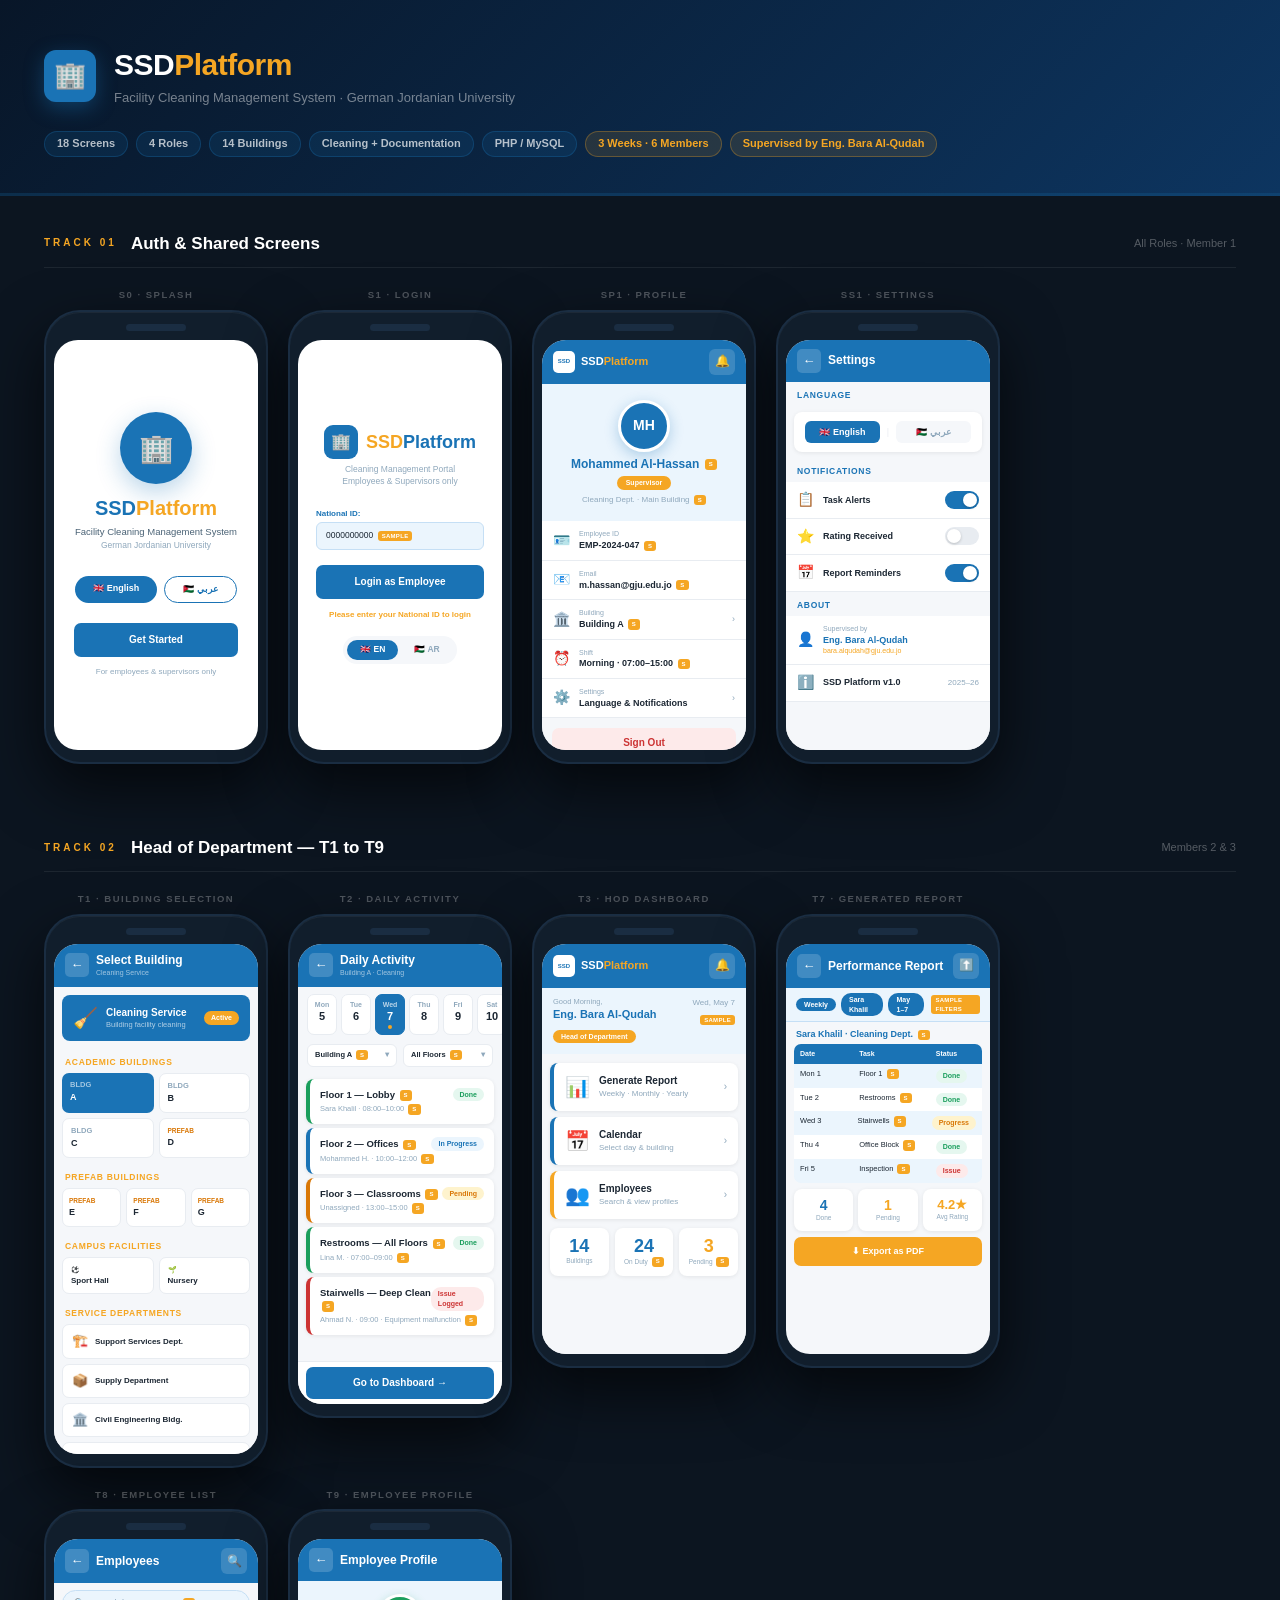
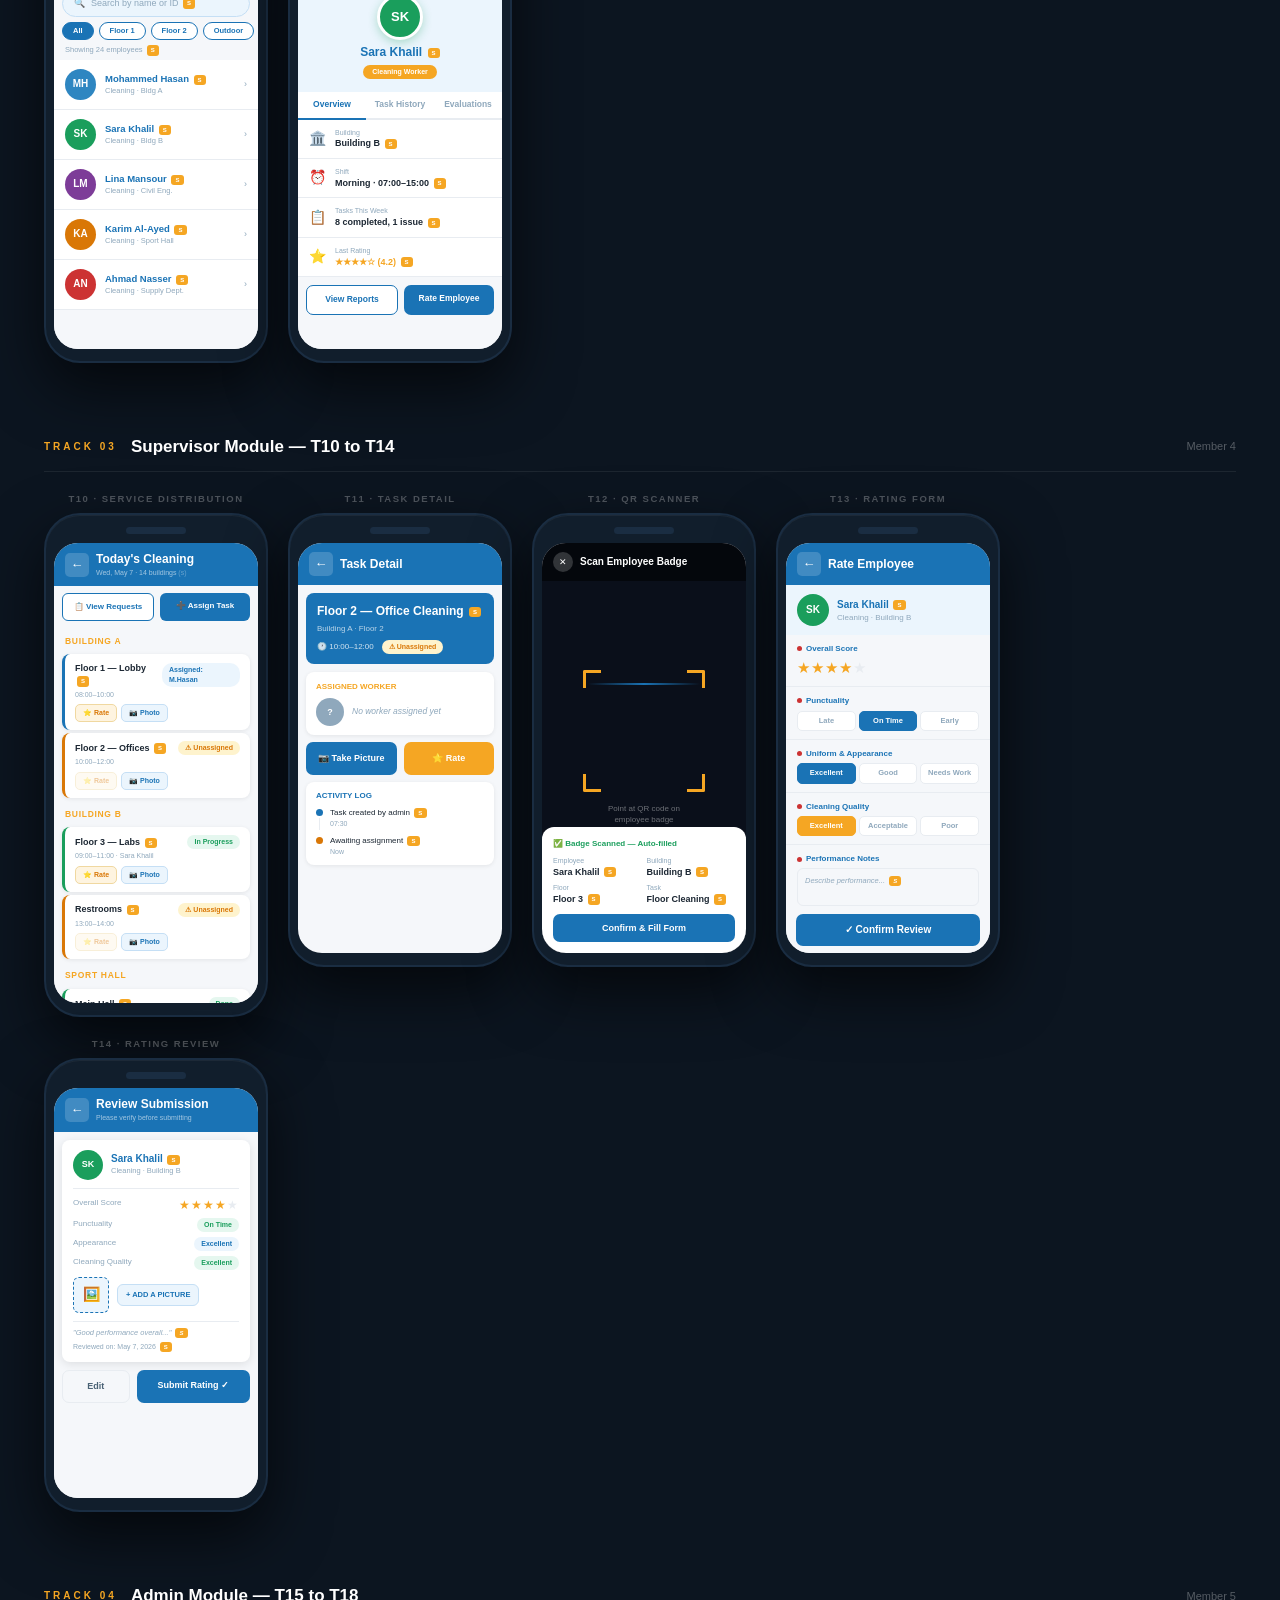
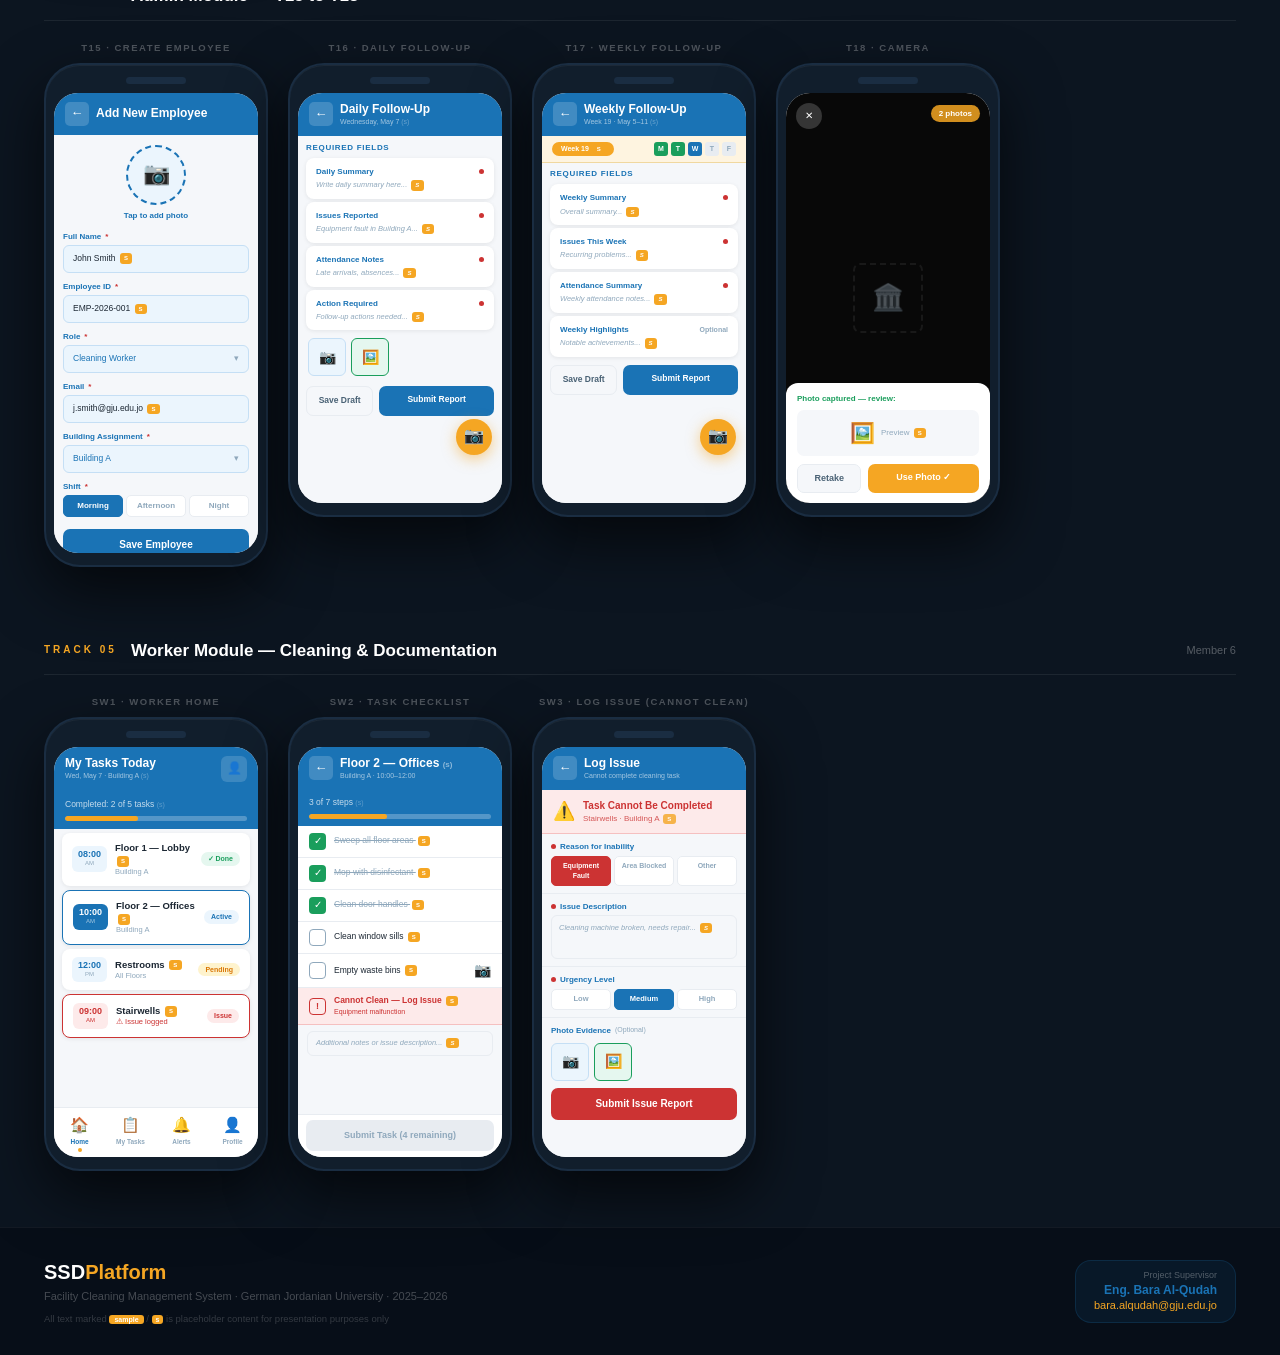
<file: Projects/SSD Platform.html>
<!DOCTYPE html>
<html lang="en">
<head>
<meta charset="UTF-8">
<meta name="viewport" content="width=device-width, initial-scale=1.0">
<title>SSD Platform — Screen Designs</title>
<style>
/* ─────────────────────────────────────────
   DESIGN TOKENS — exact MyGJU portal colors
   Blue: #1A73B5  Orange: #F5A623
   Font: Arial, system sans-serif (MyGJU match)
───────────────────────────────────────── */
:root {
  --B:   #1A73B5;
  --BD:  #0F5A96;
  --BL:  #EBF5FD;
  --BM:  #C5DFF5;
  --O:   #F5A623;
  --OL:  #FEF4E0;
  --W:   #FFFFFF;
  --F:   #F5F7FA;
  --C:   #E8ECF1;
  --T1:  #1C2733;
  --T2:  #4A6275;
  --T3:  #8FA8BC;
  --OK:  #1A9E5C;
  --OKL: #E5F7EF;
  --WN:  #D97706;
  --WNL: #FEF3CD;
  --ER:  #CC3333;
  --ERL: #FDEAEA;
  --SH:  0 1px 4px rgba(0,0,0,.08);
  --SH2: 0 2px 10px rgba(0,0,0,.10);
  --R:   8px;
}
*,*::before,*::after{box-sizing:border-box;margin:0;padding:0}
body{
  font-family: Arial, Helvetica, sans-serif;
  background:#0C1520;
  color:#ddd;
  line-height:1.4;
}

/* ─── PAGE HEADER ─── */
.ph{
  background:linear-gradient(135deg,#081628 0%,#0D3560 100%);
  padding:44px 44px 36px;
  border-bottom:3px solid rgba(26,115,181,.25);
}
.ph-row{display:flex;align-items:center;gap:18px;margin-bottom:24px}
.ph-icon{
  width:52px;height:52px;
  background:var(--B);border-radius:12px;
  display:flex;align-items:center;justify-content:center;
  font-size:26px;
  box-shadow:0 6px 20px rgba(26,115,181,.4);
  flex-shrink:0;
}
.ph-name{font-size:30px;font-weight:700;color:#fff;letter-spacing:-.5px}
.ph-name b{color:var(--O)}
.ph-sub{font-size:13px;color:rgba(255,255,255,.45);margin-top:3px}
.ph-tags{display:flex;gap:8px;flex-wrap:wrap}
.tag-b{background:rgba(26,115,181,.15);border:1px solid rgba(26,115,181,.3);color:rgba(255,255,255,.7);font-size:11px;font-weight:600;padding:4px 12px;border-radius:14px}
.tag-o{background:rgba(245,166,35,.12);border:1px solid rgba(245,166,35,.3);color:var(--O);font-size:11px;font-weight:600;padding:4px 12px;border-radius:14px}

/* ─── TRACK ─── */
.track{padding:36px 44px 0}
.track-hd{
  display:flex;align-items:center;gap:14px;
  padding-bottom:12px;margin-bottom:20px;
  border-bottom:1px solid rgba(255,255,255,.07);
}
.trk-num{font-size:10px;font-weight:700;letter-spacing:3px;text-transform:uppercase;color:var(--O)}
.trk-ttl{font-size:17px;font-weight:700;color:#fff}
.trk-meta{margin-left:auto;font-size:11px;color:rgba(255,255,255,.3)}

/* ─── PHONES ROW ─── */
.pr{display:flex;gap:20px;flex-wrap:wrap;padding-bottom:36px;align-items:flex-start}

/* ─── PHONE SHELL ─── */
.pw{display:flex;flex-direction:column;gap:8px}
.pw-lbl{font-size:9.5px;font-weight:700;letter-spacing:1.5px;text-transform:uppercase;color:rgba(255,255,255,.28);text-align:center}
.phone{
  width:224px;flex-shrink:0;
  background:#111E2C;
  border-radius:36px;
  padding:12px 8px;
  border:2px solid #1A2D42;
  box-shadow:0 24px 60px rgba(0,0,0,.65),inset 0 1px 0 rgba(255,255,255,.05);
}
.pn{width:60px;height:7px;background:#1A2D42;border-radius:4px;margin:0 auto 9px}
.screen{
  width:100%;height:410px;
  border-radius:24px;overflow:hidden;
  background:var(--F);
  display:flex;flex-direction:column;
  position:relative;
}
.screen.xl{height:510px}
.screen.lg{height:460px}

/* ─── SAMPLE TAG ─── */
.s{
  display:inline-block;
  background:var(--O);color:#fff;
  font-size:6px;font-weight:700;
  padding:1px 4px;border-radius:3px;
  text-transform:uppercase;letter-spacing:.3px;
  vertical-align:middle;margin-left:2px;
}

/* ─── TOOLBAR ─── */
.tb{
  background:var(--B);
  padding:9px 11px;
  display:flex;align-items:center;gap:7px;
  flex-shrink:0;
}
.tb-back{
  width:24px;height:24px;
  background:rgba(255,255,255,.17);
  border-radius:5px;
  display:flex;align-items:center;justify-content:center;
  font-size:13px;color:#fff;font-weight:700;
  flex-shrink:0;
}
.tb-c{flex:1}
.tb-ttl{font-size:12px;font-weight:700;color:#fff;line-height:1.2}
.tb-sub{font-size:7px;color:rgba(255,255,255,.6);margin-top:1px}
.tb-ico{
  width:26px;height:26px;
  background:rgba(255,255,255,.15);
  border-radius:6px;
  display:flex;align-items:center;justify-content:center;
  font-size:12px;flex-shrink:0;
}
.tb-brand{display:flex;align-items:center;gap:6px;flex:1}
.tb-bx{
  width:22px;height:22px;background:#fff;border-radius:5px;
  display:flex;align-items:center;justify-content:center;
  font-size:6px;font-weight:700;color:var(--B);
}
.tb-bn{font-size:11px;font-weight:700;color:#fff}
.tb-bn span{color:var(--O)}

/* ─── BODY SCROLL ─── */
.sb{flex:1;overflow-y:auto;background:var(--F)}
.sb::-webkit-scrollbar{display:none}

/* ─── BOTTOM NAV ─── */
.bnav{
  background:#fff;border-top:1px solid var(--C);
  display:flex;padding:6px 0 5px;
  flex-shrink:0;
}
.bni{flex:1;display:flex;flex-direction:column;align-items:center;gap:2px}
.bni-ico{font-size:15px}
.bni-lbl{font-size:6.5px;font-weight:700;color:var(--T3)}
.bni.on .bni-lbl{color:var(--B)}
.bni-dot{width:4px;height:4px;background:var(--O);border-radius:50%}

/* ─── COMMON ELEMENTS ─── */
.badge{display:inline-block;padding:2px 7px;border-radius:10px;font-size:7px;font-weight:700}
.b-ok {background:var(--OKL);color:var(--OK)}
.b-wn {background:var(--WNL);color:var(--WN)}
.b-er {background:var(--ERL);color:var(--ER)}
.b-bl {background:var(--BL);color:var(--B)}
.seg{display:flex;gap:3px}
.sbt{flex:1;padding:4px 2px;border-radius:5px;font-size:7.5px;font-weight:700;text-align:center;border:1.5px solid var(--C);color:var(--T3);background:#fff}
.sbt.on{background:var(--B);color:#fff;border-color:var(--B)}
.fld{background:var(--BL);border:1.5px solid var(--BM);border-radius:6px;padding:7px 9px;font-size:8.5px;color:var(--T1);width:100%}
.flbl{font-size:8px;font-weight:700;color:var(--B);margin-bottom:3px;display:flex;align-items:center;gap:4px}
.rdot{width:5px;height:5px;background:var(--ER);border-radius:50%;flex-shrink:0}
.sh{padding:8px 11px 4px;font-size:8.5px;font-weight:700;color:var(--B);text-transform:uppercase;letter-spacing:.7px}
.sho{color:var(--O)}
.crow{
  background:#fff;
  display:flex;align-items:center;gap:9px;
  padding:9px 11px;border-bottom:1px solid var(--C);
}
.av{border-radius:50%;display:flex;align-items:center;justify-content:center;font-weight:700;color:#fff;flex-shrink:0}
.ir{background:#fff;display:flex;align-items:center;gap:9px;padding:8px 11px;border-bottom:1px solid var(--C)}
.ir-ico{font-size:14px;flex-shrink:0}
.ir-lbl{font-size:7px;color:var(--T3)}
.ir-val{font-size:9px;font-weight:700;color:var(--T1)}
.ir-arr{margin-left:auto;font-size:9px;color:var(--T3)}
.stat{flex:1;background:#fff;border-radius:var(--R);padding:9px 6px;text-align:center;box-shadow:var(--SH)}
.stat-n{font-size:18px;font-weight:700;color:var(--B);line-height:1}
.stat-l{font-size:6.5px;color:var(--T3);margin-top:2px;line-height:1.3}
.tog{width:34px;height:18px;background:var(--B);border-radius:9px;position:relative;flex-shrink:0}
.tog-t{position:absolute;top:2px;right:2px;width:14px;height:14px;background:#fff;border-radius:50%;box-shadow:0 1px 3px rgba(0,0,0,.2)}
.tog.off{background:var(--C)}
.tog.off .tog-t{right:auto;left:2px}
.dc{flex-shrink:0;width:30px;padding:5px 0;border-radius:7px;text-align:center;background:#fff;border:1.5px solid var(--C)}
.dc.on{background:var(--B);border-color:var(--B)}
.dc-d{font-size:7px;font-weight:700;color:var(--T3)}
.dc.on .dc-d{color:rgba(255,255,255,.7)}
.dc-n{font-size:11px;font-weight:700;color:var(--T1);line-height:1.2}
.dc.on .dc-n{color:#fff}
.dc-dot{width:4px;height:4px;border-radius:50%;background:var(--O);margin:2px auto 0}
.pt{background:rgba(255,255,255,.25);border-radius:3px;height:5px;overflow:hidden}
.pf{background:var(--O);height:100%;border-radius:3px}
.fab{position:absolute;bottom:48px;right:10px;width:36px;height:36px;background:var(--O);border-radius:50%;display:flex;align-items:center;justify-content:center;font-size:16px;box-shadow:0 4px 14px rgba(245,166,35,.5);z-index:5}
.greet{background:var(--BL);padding:9px 11px;display:flex;align-items:flex-start;justify-content:space-between}
.g-sub{font-size:7.5px;color:var(--T3)}
.g-name{font-size:11px;font-weight:700;color:var(--B)}
.g-role{display:inline-block;background:var(--O);color:#fff;font-size:7px;font-weight:700;padding:2px 8px;border-radius:10px;margin-top:3px}
.tstrip{background:var(--BL);padding:5px 10px;display:flex;gap:5px;align-items:center;border-bottom:1px solid var(--BM)}
.ttag{background:var(--B);color:#fff;font-size:7px;font-weight:700;padding:2px 8px;border-radius:10px}
.steps{display:flex;align-items:center;justify-content:center;gap:0;padding:10px 12px 6px}
.sc2{width:22px;height:22px;border-radius:50%;display:flex;align-items:center;justify-content:center;font-size:8px;font-weight:700}
.sc2.dn{background:var(--B);color:#fff}
.sc2.cu{background:var(--O);color:#fff}
.sc2.td{background:var(--C);color:var(--T3)}
.sl{width:22px;height:2px}
.sl.dn{background:var(--B)}
.sl.td{background:var(--C)}
.stars{font-size:15px;color:var(--O);letter-spacing:1px}
.stars .e{color:var(--C)}
.lc{background:#fff;margin:6px 8px;border-radius:var(--R);padding:9px 11px;display:flex;align-items:center;gap:7px;box-shadow:var(--SH)}
.lo{flex:1;padding:5px 0;border-radius:6px;text-align:center;font-size:9px;font-weight:700;display:flex;align-items:center;justify-content:center;gap:5px}
.lo.on{background:var(--B);color:#fff}
.lo.off{background:var(--F);color:var(--T3)}
.scan-bg{background:#0a0f1a;flex:1;display:flex;flex-direction:column;align-items:center;justify-content:center;position:relative}
.scan-top{position:absolute;top:0;left:0;right:0;background:rgba(0,0,0,.55);padding:9px 11px;display:flex;align-items:center;gap:7px}
.scan-x{width:20px;height:20px;border-radius:50%;background:rgba(255,255,255,.18);display:flex;align-items:center;justify-content:center;font-size:9px;color:#fff}
.scan-ttl{font-size:10px;font-weight:700;color:#fff}
.sf{width:120px;height:120px;position:relative}
.sc3{position:absolute;width:18px;height:18px;border-style:solid;border-color:var(--O)}
.c-tl{top:-1px;left:-1px;border-width:3px 0 0 3px;border-radius:2px 0 0 0}
.c-tr{top:-1px;right:-1px;border-width:3px 3px 0 0;border-radius:0 2px 0 0}
.c-bl{bottom:-1px;left:-1px;border-width:0 0 3px 3px;border-radius:0 0 0 2px}
.c-br{bottom:-1px;right:-1px;border-width:0 3px 3px 0;border-radius:0 0 2px 0}
.sline{position:absolute;left:4px;right:4px;height:2px;background:linear-gradient(90deg,transparent,var(--B),transparent);animation:sl 1.8s ease-in-out infinite alternate;top:10%}
@keyframes sl{from{top:8%}to{top:88%}}
.scan-hint{color:rgba(255,255,255,.4);font-size:8px;margin-top:12px;text-align:center}
.sr{position:absolute;bottom:0;left:0;right:0;background:#fff;border-radius:12px 12px 0 0;padding:11px}
.sr-ok{font-size:8px;font-weight:700;color:var(--OK);margin-bottom:7px}
.sr-g{display:grid;grid-template-columns:1fr 1fr;gap:5px;margin-bottom:8px}
.sr-lbl{font-size:7px;color:var(--T3)}
.sr-val{font-size:9px;font-weight:700;color:var(--T1)}
.cam{background:#080808;flex:1;display:flex;flex-direction:column;align-items:center;justify-content:flex-end;position:relative}
.cam-x{position:absolute;top:10px;left:10px;width:26px;height:26px;border-radius:50%;background:rgba(255,255,255,.18);display:flex;align-items:center;justify-content:center;font-size:10px;color:#fff}
.cam-row{width:100%;background:rgba(0,0,0,.65);padding:10px 14px;display:flex;align-items:center;justify-content:space-between}
.cam-th{width:34px;height:34px;border-radius:6px;background:rgba(255,255,255,.15);border:2px solid rgba(255,255,255,.3);display:flex;align-items:center;justify-content:center;font-size:14px}
.cam-btn{width:50px;height:50px;border-radius:50%;border:3px solid #fff;display:flex;align-items:center;justify-content:center}
.cam-in{width:38px;height:38px;border-radius:50%;background:#fff}
.cam-fl{width:34px;height:34px;border-radius:50%;background:rgba(255,255,255,.15);display:flex;align-items:center;justify-content:center;font-size:15px}
.pstrip{display:flex;gap:5px;padding:5px 10px 6px;overflow-x:auto}
.pstrip::-webkit-scrollbar{display:none}
.pthumb{width:38px;height:38px;border-radius:6px;flex-shrink:0;background:var(--BL);border:1.5px solid var(--BM);display:flex;align-items:center;justify-content:center;font-size:14px}
.rth{background:var(--B);display:grid;grid-template-columns:1.7fr 2.2fr 1.5fr}
.rhd{padding:5px 6px;font-size:7px;font-weight:700;color:#fff}
.rtr{display:grid;grid-template-columns:1.7fr 2.2fr 1.5fr;background:#fff}
.rtr:nth-child(even){background:var(--BL)}
.rd{padding:5px 6px;font-size:7.5px;color:var(--T1)}

/* ─── T10 ACTION BUTTONS ─── */
.task-actions{display:flex;gap:4px;margin-top:5px}
.ta-btn{display:flex;align-items:center;gap:3px;padding:3px 7px;border-radius:5px;font-size:7px;font-weight:700;cursor:pointer;flex-shrink:0}
.ta-rate{background:var(--OL);color:var(--WN);border:1px solid #f0d8a0}
.ta-pic{background:var(--BL);color:var(--B);border:1px solid var(--BM)}

/* ─── FOOTER ─── */
.pfoot{
  background:#070E18;border-top:1px solid rgba(255,255,255,.05);
  padding:30px 44px;
  display:flex;align-items:center;justify-content:space-between;
  flex-wrap:wrap;gap:14px;
  margin-top:20px;
}
.ft-brand{font-size:20px;font-weight:700;color:#fff}
.ft-brand b{color:var(--O)}
.ft-meta{font-size:11px;color:rgba(255,255,255,.25);margin-top:3px}
.ft-sup{background:rgba(26,115,181,.1);border:1px solid rgba(26,115,181,.2);padding:8px 18px;border-radius:16px;text-align:right}
.ft-sl{font-size:9px;color:rgba(255,255,255,.3)}
.ft-sn{font-size:12px;font-weight:700;color:var(--B)}
.ft-se{font-size:11px;color:var(--O)}
.ft-note{width:100%;text-align:center;font-size:10px;color:rgba(255,255,255,.15)}
</style>
</head>
<body>

<!-- ══════════ PAGE HEADER ══════════ -->
<div class="ph">
  <div class="ph-row">
    <div class="ph-icon">🏢</div>
    <div>
      <div class="ph-name">SSD<b>Platform</b></div>
      <div class="ph-sub">Facility Cleaning Management System · German Jordanian University</div>
    </div>
  </div>
  <div class="ph-tags">
    <div class="tag-b">18 Screens</div>
    <div class="tag-b">4 Roles</div>
    <div class="tag-b">14 Buildings</div>
    <div class="tag-b">Cleaning + Documentation</div>
    <div class="tag-b">PHP / MySQL</div>
    <div class="tag-o">3 Weeks · 6 Members</div>
    <div class="tag-o">Supervised by Eng. Bara Al-Qudah</div>
  </div>
</div>

<!-- ══════════════════════════════════════
     TRACK 1 · AUTH & SHARED
══════════════════════════════════════ -->
<div class="track">
  <div class="track-hd">
    <div class="trk-num">Track 01</div>
    <div class="trk-ttl">Auth & Shared Screens</div>
    <div class="trk-meta">All Roles · Member 1</div>
  </div>
  <div class="pr">

    <!-- S0: SPLASH -->
    <div class="pw">
      <div class="pw-lbl">S0 · Splash</div>
      <div class="phone"><div class="pn"></div>
        <div class="screen" style="background:#fff;align-items:center;justify-content:center;gap:0;padding:26px 20px">
          <div style="width:72px;height:72px;background:var(--B);border-radius:50%;display:flex;align-items:center;justify-content:center;box-shadow:0 8px 24px rgba(26,115,181,.3);margin-bottom:10px">
            <span style="font-size:28px">🏢</span>
          </div>
          <div style="font-size:20px;font-weight:700;color:var(--B)">SSD<span style="color:var(--O)">Platform</span></div>
          <div style="font-size:9.5px;color:var(--T2);margin-top:3px;text-align:center">Facility Cleaning Management System</div>
          <div style="font-size:8.5px;color:var(--T3);text-align:center;margin-top:2px">German Jordanian University</div>
          <div style="display:flex;gap:7px;margin-top:24px">
            <div style="padding:6px 18px;border-radius:20px;font-size:9px;font-weight:700;background:var(--B);color:#fff">🇬🇧 English</div>
            <div style="padding:6px 18px;border-radius:20px;font-size:9px;font-weight:700;background:#fff;color:var(--B);border:1.5px solid var(--B)">🇯🇴 عربي</div>
          </div>
          <div style="width:100%;background:var(--B);color:#fff;font-weight:700;font-size:10px;padding:10px;border-radius:7px;text-align:center;margin-top:20px">Get Started</div>
          <div style="font-size:8px;color:var(--T3);margin-top:9px;text-align:center">For employees & supervisors only</div>
        </div>
      </div>
    </div>

    <!-- S1: LOGIN -->
  <!-- S1: LOGIN -->
    <div class="pw">
      <div class="pw-lbl">S1 · Login</div>
      <div class="phone"><div class="pn"></div>
        <div class="screen" style="background:#fff;display:flex;flex-direction:column;align-items:center;justify-content:center;padding:20px 18px">
          <div style="display:flex;align-items:center;gap:8px;margin-bottom:5px">
            <div style="width:34px;height:34px;background:var(--B);border-radius:9px;display:flex;align-items:center;justify-content:center">
              <span style="font-size:16px">🏢</span>
            </div>
            <div style="font-size:18px;font-weight:700"><span style="color:var(--O)">SSD</span><span style="color:var(--B)">Platform</span></div>
          </div>
          <div style="font-size:8.5px;color:var(--T3);text-align:center;margin-bottom:20px">Cleaning Management Portal<br>Employees &amp; Supervisors only</div>
          
          <!-- حقل إدخال الرقم الوطني -->
          <div style="width:100%;margin-bottom:15px">
            <div class="flbl">National ID:</div>
            <div class="fld">0000000000 <span class="s">sample</span></div>
          </div>
          <!-- تم إزالة أي أثر لكلمة المرور -->

          <div style="width:100%;background:var(--B);color:#fff;font-weight:700;font-size:10px;padding:10px;border-radius:7px;text-align:center">Login as Employee</div>
          
          <div style="font-size:8px;color:var(--O);font-weight:700;text-align:center;margin-top:10px">Please enter your National ID to login</div>
          
          <div style="margin-top:16px;display:flex;background:var(--F);border-radius:16px;padding:4px;gap:3px">
            <div style="padding:4px 13px;border-radius:12px;background:var(--B);color:#fff;font-size:8.5px;font-weight:700">🇬🇧 EN</div>
            <div style="padding:4px 13px;border-radius:12px;color:var(--T3);font-size:8.5px;font-weight:700">🇯🇴 AR</div>
          </div>
        </div>
      </div>
    </div>
    <!-- PROFILE -->
    <div class="pw">
      <div class="pw-lbl">SP1 · Profile</div>
      <div class="phone"><div class="pn"></div>
        <div class="screen">
          <div class="tb"><div class="tb-brand"><div class="tb-bx">SSD</div><div class="tb-bn">SSD<span>Platform</span></div></div><div class="tb-ico">🔔</div></div>
          <div style="background:var(--BL);padding:16px 12px;display:flex;flex-direction:column;align-items:center;gap:4px">
            <div class="av" style="width:52px;height:52px;background:var(--B);font-size:14px;border:3px solid #fff;box-shadow:0 4px 14px rgba(26,115,181,.3)">MH</div>
            <div style="font-size:12px;font-weight:700;color:var(--B)">Mohammed Al-Hassan <span class="s">s</span></div>
            <div style="background:var(--O);color:#fff;font-size:7px;font-weight:700;padding:2px 9px;border-radius:10px">Supervisor</div>
            <div style="font-size:8px;color:var(--T3)">Cleaning Dept. · Main Building <span class="s">s</span></div>
          </div>
          <div class="sb">
            <div class="ir"><div class="ir-ico">🪪</div><div><div class="ir-lbl">Employee ID</div><div class="ir-val">EMP-2024-047 <span class="s">s</span></div></div></div>
            <div class="ir"><div class="ir-ico">📧</div><div><div class="ir-lbl">Email</div><div class="ir-val">m.hassan@gju.edu.jo <span class="s">s</span></div></div></div>
            <div class="ir"><div class="ir-ico">🏛️</div><div><div class="ir-lbl">Building</div><div class="ir-val">Building A <span class="s">s</span></div></div><div class="ir-arr">›</div></div>
            <div class="ir"><div class="ir-ico">⏰</div><div><div class="ir-lbl">Shift</div><div class="ir-val">Morning · 07:00–15:00 <span class="s">s</span></div></div></div>
            <div class="ir"><div class="ir-ico">⚙️</div><div><div class="ir-lbl">Settings</div><div class="ir-val">Language &amp; Notifications</div></div><div class="ir-arr">›</div></div>
            <div style="padding:10px"><div style="background:var(--ERL);color:var(--ER);font-weight:700;font-size:10px;padding:8px;border-radius:7px;text-align:center">Sign Out</div></div>
          </div>
        </div>
      </div>
    </div>

    <!-- SETTINGS -->
    <div class="pw">
      <div class="pw-lbl">SS1 · Settings</div>
      <div class="phone"><div class="pn"></div>
        <div class="screen">
          <div class="tb"><div class="tb-back">←</div><div class="tb-c"><div class="tb-ttl">Settings</div></div></div>
          <div class="sb" style="background:var(--F)">
            <div class="sh">Language</div>
            <div class="lc">
              <div class="lo on">🇬🇧 English</div>
              <div style="font-size:9px;color:var(--C)">|</div>
              <div class="lo off">🇯🇴 عربي</div>
            </div>
            <div class="sh">Notifications</div>
            <div class="ir" style="background:#fff"><div class="ir-ico">📋</div><div class="ir-val" style="flex:1">Task Alerts</div><div class="tog"><div class="tog-t"></div></div></div>
            <div class="ir" style="background:#fff"><div class="ir-ico">⭐</div><div class="ir-val" style="flex:1">Rating Received</div><div class="tog off"><div class="tog-t"></div></div></div>
            <div class="ir" style="background:#fff"><div class="ir-ico">📅</div><div class="ir-val" style="flex:1">Report Reminders</div><div class="tog"><div class="tog-t"></div></div></div>
            <div class="sh">About</div>
            <div class="ir" style="background:#fff"><div class="ir-ico">👤</div><div><div class="ir-lbl">Supervised by</div><div class="ir-val" style="color:var(--B)">Eng. Bara Al-Qudah</div><div style="font-size:7px;color:var(--O)">bara.alqudah@gju.edu.jo</div></div></div>
            <div class="ir" style="background:#fff"><div class="ir-ico">ℹ️</div><div class="ir-val" style="flex:1">SSD Platform v1.0</div><div style="font-size:8px;color:var(--T3)">2025–26</div></div>
          </div>
        </div>
      </div>
    </div>

  </div>
</div>


<!-- ══════════════════════════════════════
     TRACK 2 · HEAD OF DEPARTMENT T1–T9
══════════════════════════════════════ -->
<div class="track">
  <div class="track-hd">
    <div class="trk-num">Track 02</div>
    <div class="trk-ttl">Head of Department — T1 to T9</div>
    <div class="trk-meta">Members 2 &amp; 3</div>
  </div>
  <div class="pr">

    <!-- T1: BUILDING SELECTION — updated names -->
    <div class="pw">
      <div class="pw-lbl">T1 · Building Selection</div>
      <div class="phone"><div class="pn"></div>
        <div class="screen xl">
          <div class="tb"><div class="tb-back">←</div><div class="tb-c"><div class="tb-ttl">Select Building</div><div class="tb-sub">Cleaning Service</div></div></div>
          <div style="background:var(--B);margin:8px;border-radius:var(--R);padding:9px 11px;display:flex;align-items:center;gap:8px">
            <span style="font-size:20px">🧹</span>
            <div><div style="font-size:10px;font-weight:700;color:#fff">Cleaning Service</div><div style="font-size:7.5px;color:rgba(255,255,255,.65)">Building facility cleaning</div></div>
            <div style="margin-left:auto;background:var(--O);color:#fff;font-size:7px;font-weight:700;padding:2px 7px;border-radius:8px">Active</div>
          </div>
          <div class="sb">
            <!-- Main Academic Buildings -->
            <div class="sh sho">Academic Buildings</div>
            <div style="display:grid;grid-template-columns:1fr 1fr;gap:5px;padding:0 8px 6px">
              <div style="background:var(--B);border-radius:7px;padding:7px 8px"><div style="font-size:7.5px;color:rgba(255,255,255,.6);font-weight:700">BLDG</div><div style="font-size:9px;font-weight:700;color:#fff;margin-top:1px">A</div></div>
              <div style="background:#fff;border:1.5px solid var(--C);border-radius:7px;padding:7px 8px"><div style="font-size:7.5px;color:var(--T3);font-weight:700">BLDG</div><div style="font-size:9px;font-weight:700;color:var(--T1);margin-top:1px">B</div></div>
              <div style="background:#fff;border:1.5px solid var(--C);border-radius:7px;padding:7px 8px"><div style="font-size:7.5px;color:var(--T3);font-weight:700">BLDG</div><div style="font-size:9px;font-weight:700;color:var(--T1);margin-top:1px">C</div></div>
              <div style="background:#fff;border:1.5px solid var(--C);border-radius:7px;padding:7px 8px"><div style="font-size:6.5px;color:var(--WN);font-weight:700">PREFAB</div><div style="font-size:9px;font-weight:700;color:var(--T1);margin-top:1px">D</div></div>
            </div>
            <!-- Prefab -->
            <div class="sh sho">Prefab Buildings</div>
            <div style="display:grid;grid-template-columns:1fr 1fr 1fr;gap:5px;padding:0 8px 6px">
              <div style="background:#fff;border:1.5px solid var(--C);border-radius:7px;padding:7px 6px"><div style="font-size:6.5px;color:var(--WN);font-weight:700">PREFAB</div><div style="font-size:9px;font-weight:700;color:var(--T1);margin-top:1px">E</div></div>
              <div style="background:#fff;border:1.5px solid var(--C);border-radius:7px;padding:7px 6px"><div style="font-size:6.5px;color:var(--WN);font-weight:700">PREFAB</div><div style="font-size:9px;font-weight:700;color:var(--T1);margin-top:1px">F</div></div>
              <div style="background:#fff;border:1.5px solid var(--C);border-radius:7px;padding:7px 6px"><div style="font-size:6.5px;color:var(--WN);font-weight:700">PREFAB</div><div style="font-size:9px;font-weight:700;color:var(--T1);margin-top:1px">G</div></div>
            </div>
            <!-- Facilities -->
            <div class="sh sho">Campus Facilities</div>
            <div style="display:grid;grid-template-columns:1fr 1fr;gap:5px;padding:0 8px 6px">
              <div style="background:#fff;border:1.5px solid var(--C);border-radius:7px;padding:7px 8px"><div style="font-size:7px;color:var(--T3)">⚽</div><div style="font-size:8px;font-weight:700;color:var(--T1);margin-top:1px">Sport Hall</div></div>
              <div style="background:#fff;border:1.5px solid var(--C);border-radius:7px;padding:7px 8px"><div style="font-size:7px;color:var(--T3)">🌱</div><div style="font-size:8px;font-weight:700;color:var(--T1);margin-top:1px">Nursery</div></div>
            </div>
            <!-- Departments -->
            <div class="sh sho">Service Departments</div>
            <div style="display:grid;grid-template-columns:1fr;gap:5px;padding:0 8px 6px">
              <div style="background:#fff;border:1.5px solid var(--C);border-radius:7px;padding:7px 9px;display:flex;align-items:center;gap:7px"><div style="font-size:13px">🏗️</div><div style="font-size:8px;font-weight:700;color:var(--T1)">Support Services Dept.</div></div>
              <div style="background:#fff;border:1.5px solid var(--C);border-radius:7px;padding:7px 9px;display:flex;align-items:center;gap:7px"><div style="font-size:13px">📦</div><div style="font-size:8px;font-weight:700;color:var(--T1)">Supply Department</div></div>
              <div style="background:#fff;border:1.5px solid var(--C);border-radius:7px;padding:7px 9px;display:flex;align-items:center;gap:7px"><div style="font-size:13px">🏛️</div><div style="font-size:8px;font-weight:700;color:var(--T1)">Civil Engineering Bldg.</div></div>
              <div style="background:#fff;border:1.5px solid var(--C);border-radius:7px;padding:7px 9px;display:flex;align-items:center;gap:7px"><div style="font-size:13px">🚌</div><div style="font-size:8px;font-weight:700;color:var(--T1)">Transportation Division</div></div>
              <div style="background:#fff;border:1.5px solid var(--C);border-radius:7px;padding:7px 9px;display:flex;align-items:center;gap:7px"><div style="font-size:13px">💧</div><div style="font-size:8px;font-weight:700;color:var(--T1)">Water Tank Building</div></div>
            </div>
            <div style="padding:0 8px 10px"><div style="background:var(--B);color:#fff;font-weight:700;font-size:10px;padding:9px;border-radius:7px;text-align:center">View Daily Activity →</div></div>
          </div>
        </div>
      </div>
    </div>

    <!-- T2: DAILY ACTIVITY -->
    <div class="pw">
      <div class="pw-lbl">T2 · Daily Activity</div>
      <div class="phone"><div class="pn"></div>
        <div class="screen lg">
          <div class="tb"><div class="tb-back">←</div><div class="tb-c"><div class="tb-ttl">Daily Activity</div><div class="tb-sub">Building A · Cleaning</div></div></div>
          <div style="display:flex;gap:4px;padding:7px 9px 5px;overflow-x:auto">
            <div class="dc"><div class="dc-d">Mon</div><div class="dc-n">5</div></div>
            <div class="dc"><div class="dc-d">Tue</div><div class="dc-n">6</div></div>
            <div class="dc on"><div class="dc-d">Wed</div><div class="dc-n">7</div><div class="dc-dot"></div></div>
            <div class="dc"><div class="dc-d">Thu</div><div class="dc-n">8</div></div>
            <div class="dc"><div class="dc-d">Fri</div><div class="dc-n">9</div></div>
            <div class="dc"><div class="dc-d">Sat</div><div class="dc-n">10</div></div>
            <div class="dc"><div class="dc-d">Sun</div><div class="dc-n">11</div></div>
          </div>
          <!-- NEW: Dropdowns for Filtering -->
          <div style="display:flex;gap:6px;padding:4px 9px 8px;">
            <div style="flex:1;background:#fff;border:1px solid var(--C);border-radius:6px;padding:5px 7px;font-size:7.5px;font-weight:700;color:var(--T1);display:flex;justify-content:space-between;align-items:center;">
              <span>Building A <span class="s">s</span></span><span style="color:var(--T3)">▾</span>
            </div>
            <div style="flex:1;background:#fff;border:1px solid var(--C);border-radius:6px;padding:5px 7px;font-size:7.5px;font-weight:700;color:var(--T1);display:flex;justify-content:space-between;align-items:center;">
              <span>All Floors <span class="s">s</span></span><span style="color:var(--T3)">▾</span>
            </div>
          </div>
          <div class="sb">
            <div style="background:#fff;margin:4px 8px;border-radius:var(--R);padding:9px 10px;box-shadow:var(--SH);border-left:4px solid var(--OK)">
              <div style="display:flex;align-items:center;justify-content:space-between;margin-bottom:3px"><div style="font-size:9.5px;font-weight:700;color:var(--T1)">Floor 1 — Lobby <span class="s">s</span></div><span class="badge b-ok">Done</span></div>
              <div style="font-size:7.5px;color:var(--T3)">Sara Khalil · 08:00–10:00 <span class="s">s</span></div>
            </div>
            <div style="background:#fff;margin:4px 8px;border-radius:var(--R);padding:9px 10px;box-shadow:var(--SH);border-left:4px solid var(--B)">
              <div style="display:flex;align-items:center;justify-content:space-between;margin-bottom:3px"><div style="font-size:9.5px;font-weight:700;color:var(--T1)">Floor 2 — Offices <span class="s">s</span></div><span class="badge b-bl">In Progress</span></div>
              <div style="font-size:7.5px;color:var(--T3)">Mohammed H. · 10:00–12:00 <span class="s">s</span></div>
            </div>
            <div style="background:#fff;margin:4px 8px;border-radius:var(--R);padding:9px 10px;box-shadow:var(--SH);border-left:4px solid var(--WN)">
              <div style="display:flex;align-items:center;justify-content:space-between;margin-bottom:3px"><div style="font-size:9.5px;font-weight:700;color:var(--T1)">Floor 3 — Classrooms <span class="s">s</span></div><span class="badge b-wn">Pending</span></div>
              <div style="font-size:7.5px;color:var(--T3)">Unassigned · 13:00–15:00 <span class="s">s</span></div>
            </div>
            <div style="background:#fff;margin:4px 8px;border-radius:var(--R);padding:9px 10px;box-shadow:var(--SH);border-left:4px solid var(--OK)">
              <div style="display:flex;align-items:center;justify-content:space-between;margin-bottom:3px"><div style="font-size:9.5px;font-weight:700;color:var(--T1)">Restrooms — All Floors <span class="s">s</span></div><span class="badge b-ok">Done</span></div>
              <div style="font-size:7.5px;color:var(--T3)">Lina M. · 07:00–09:00 <span class="s">s</span></div>
            </div>
            <div style="background:#fff;margin:4px 8px;border-radius:var(--R);padding:9px 10px;box-shadow:var(--SH);border-left:4px solid var(--ER)">
              <div style="display:flex;align-items:center;justify-content:space-between;margin-bottom:3px"><div style="font-size:9.5px;font-weight:700;color:var(--T1)">Stairwells — Deep Clean <span class="s">s</span></div><span class="badge b-er">Issue Logged</span></div>
              <div style="font-size:7.5px;color:var(--T3)">Ahmad N. · 09:00 · Equipment malfunction <span class="s">s</span></div>
            </div>
          </div>
          <div style="padding:5px 8px;background:#fff;border-top:1px solid var(--C)">
            <div style="background:var(--B);color:#fff;font-weight:700;font-size:10px;padding:9px;border-radius:7px;text-align:center">Go to Dashboard →</div>
          </div>
        </div>
      </div>
    </div>

    <!-- T3: HOD DASHBOARD -->
    <div class="pw">
      <div class="pw-lbl">T3 · HoD Dashboard</div>
      <div class="phone"><div class="pn"></div>
        <div class="screen">
          <div class="tb"><div class="tb-brand"><div class="tb-bx">SSD</div><div class="tb-bn">SSD<span>Platform</span></div></div><div class="tb-ico">🔔</div></div>
          <div class="greet">
            <div><div class="g-sub">Good Morning,</div><div class="g-name">Eng. Bara Al-Qudah</div><div class="g-role">Head of Department</div></div>
            <div style="text-align:right"><div style="font-size:8px;color:var(--T3)">Wed, May 7</div><div class="s">sample</div></div>
          </div>
          <div class="sb">
            <div style="padding:9px 8px;display:flex;flex-direction:column;gap:6px">
              <div style="background:#fff;border-radius:var(--R);padding:10px 11px;display:flex;align-items:center;gap:9px;border-left:4px solid var(--B);box-shadow:var(--SH)">
                <span style="font-size:20px">📊</span><div style="flex:1"><div style="font-size:10px;font-weight:700;color:var(--T1)">Generate Report</div><div style="font-size:8px;color:var(--T3)">Weekly · Monthly · Yearly</div></div><div style="font-size:10px;color:var(--T3)">›</div>
              </div>
              <div style="background:#fff;border-radius:var(--R);padding:10px 11px;display:flex;align-items:center;gap:9px;border-left:4px solid var(--B);box-shadow:var(--SH)">
                <span style="font-size:20px">📅</span><div style="flex:1"><div style="font-size:10px;font-weight:700;color:var(--T1)">Calendar</div><div style="font-size:8px;color:var(--T3)">Select day &amp; building</div></div><div style="font-size:10px;color:var(--T3)">›</div>
              </div>
              <div style="background:#fff;border-radius:var(--R);padding:10px 11px;display:flex;align-items:center;gap:9px;border-left:4px solid var(--O);box-shadow:var(--SH)">
                <span style="font-size:20px">👥</span><div style="flex:1"><div style="font-size:10px;font-weight:700;color:var(--T1)">Employees</div><div style="font-size:8px;color:var(--T3)">Search &amp; view profiles</div></div><div style="font-size:10px;color:var(--T3)">›</div>
              </div>
            </div>
            <div style="display:flex;gap:6px;padding:0 8px 10px">
              <div class="stat"><div class="stat-n">14</div><div class="stat-l">Buildings</div></div>
              <div class="stat"><div class="stat-n">24</div><div class="stat-l">On Duty <span class="s">s</span></div></div>
              <div class="stat"><div class="stat-n" style="color:var(--O)">3</div><div class="stat-l">Pending <span class="s">s</span></div></div>
            </div>
          </div>
        </div>
      </div>
    </div>

    <!-- T7: REPORT -->
    <div class="pw">
      <div class="pw-lbl">T7 · Generated Report</div>
      <div class="phone"><div class="pn"></div>
        <div class="screen">
          <div class="tb"><div class="tb-back">←</div><div class="tb-c"><div class="tb-ttl">Performance Report</div></div><div class="tb-ico">⬆️</div></div>
          <div class="tstrip"><div class="ttag">Weekly</div><div class="ttag">Sara Khalil</div><div class="ttag">May 1–7</div><span class="s">sample filters</span></div>
          <div style="padding:6px 10px 3px;font-size:9px;font-weight:700;color:var(--B)">Sara Khalil · Cleaning Dept. <span class="s">s</span></div>
          <div style="margin:0 8px;border-radius:7px;overflow:hidden">
            <div class="rth"><div class="rhd">Date</div><div class="rhd">Task</div><div class="rhd">Status</div></div>
            <div class="rtr"><div class="rd">Mon 1</div><div class="rd">Floor 1 <span class="s">s</span></div><div class="rd"><span class="badge b-ok">Done</span></div></div>
            <div class="rtr"><div class="rd">Tue 2</div><div class="rd">Restrooms <span class="s">s</span></div><div class="rd"><span class="badge b-ok">Done</span></div></div>
            <div class="rtr"><div class="rd">Wed 3</div><div class="rd">Stairwells <span class="s">s</span></div><div class="rd"><span class="badge b-wn">Progress</span></div></div>
            <div class="rtr"><div class="rd">Thu 4</div><div class="rd">Office Block <span class="s">s</span></div><div class="rd"><span class="badge b-ok">Done</span></div></div>
            <div class="rtr"><div class="rd">Fri 5</div><div class="rd">Inspection <span class="s">s</span></div><div class="rd"><span class="badge b-er">Issue</span></div></div>
          </div>
          <div style="display:flex;gap:5px;padding:6px 8px">
            <div class="stat"><div class="stat-n" style="font-size:14px">4</div><div class="stat-l">Done</div></div>
            <div class="stat"><div class="stat-n" style="font-size:14px;color:var(--O)">1</div><div class="stat-l">Pending</div></div>
            <div class="stat"><div class="stat-n" style="font-size:13px;color:var(--O)">4.2★</div><div class="stat-l">Avg Rating</div></div>
          </div>
          <div style="padding:0 8px 8px"><div style="background:var(--O);color:#fff;font-weight:700;font-size:9px;padding:8px;border-radius:7px;text-align:center">⬇ Export as PDF</div></div>
        </div>
      </div>
    </div>

    <!-- T8: EMPLOYEE LIST -->
    <div class="pw">
      <div class="pw-lbl">T8 · Employee List</div>
      <div class="phone"><div class="pn"></div>
        <div class="screen">
          <div class="tb"><div class="tb-back">←</div><div class="tb-c"><div class="tb-ttl">Employees</div></div><div class="tb-ico">🔍</div></div>
          <div style="padding:7px 8px 5px"><div style="background:var(--BL);border:1.5px solid var(--BM);border-radius:20px;padding:6px 11px;font-size:9px;color:var(--T3);display:flex;gap:6px">🔍 <span>Search by name or ID <span class="s">s</span></span></div></div>
          <div style="padding:0 8px 5px;display:flex;gap:5px;overflow-x:auto">
            <div style="padding:3px 10px;border-radius:14px;font-size:7.5px;font-weight:700;background:var(--B);color:#fff;border:1.5px solid var(--B);white-space:nowrap">All</div>
            <div style="padding:3px 10px;border-radius:14px;font-size:7.5px;font-weight:700;background:#fff;color:var(--B);border:1.5px solid var(--B);white-space:nowrap">Floor 1</div>
            <div style="padding:3px 10px;border-radius:14px;font-size:7.5px;font-weight:700;background:#fff;color:var(--B);border:1.5px solid var(--B);white-space:nowrap">Floor 2</div>
            <div style="padding:3px 10px;border-radius:14px;font-size:7.5px;font-weight:700;background:#fff;color:var(--B);border:1.5px solid var(--B);white-space:nowrap">Outdoor</div>
          </div>
          <div style="padding:0 11px 4px;font-size:7.5px;color:var(--T3)">Showing 24 employees <span class="s">s</span></div>
          <div class="sb">
            <div class="crow"><div class="av" style="width:31px;height:31px;font-size:10px;background:#2E86C1">MH</div><div><div style="font-size:9.5px;font-weight:700;color:var(--B)">Mohammed Hasan <span class="s">s</span></div><div style="font-size:7.5px;color:var(--T3)">Cleaning · Bldg A</div></div><div style="margin-left:auto;font-size:9px;color:var(--T3)">›</div></div>
            <div class="crow"><div class="av" style="width:31px;height:31px;font-size:10px;background:var(--OK)">SK</div><div><div style="font-size:9.5px;font-weight:700;color:var(--B)">Sara Khalil <span class="s">s</span></div><div style="font-size:7.5px;color:var(--T3)">Cleaning · Bldg B</div></div><div style="margin-left:auto;font-size:9px;color:var(--T3)">›</div></div>
            <div class="crow"><div class="av" style="width:31px;height:31px;font-size:10px;background:#7D3C98">LM</div><div><div style="font-size:9.5px;font-weight:700;color:var(--B)">Lina Mansour <span class="s">s</span></div><div style="font-size:7.5px;color:var(--T3)">Cleaning · Civil Eng.</div></div><div style="margin-left:auto;font-size:9px;color:var(--T3)">›</div></div>
            <div class="crow"><div class="av" style="width:31px;height:31px;font-size:10px;background:var(--WN)">KA</div><div><div style="font-size:9.5px;font-weight:700;color:var(--B)">Karim Al-Ayed <span class="s">s</span></div><div style="font-size:7.5px;color:var(--T3)">Cleaning · Sport Hall</div></div><div style="margin-left:auto;font-size:9px;color:var(--T3)">›</div></div>
            <div class="crow"><div class="av" style="width:31px;height:31px;font-size:10px;background:var(--ER)">AN</div><div><div style="font-size:9.5px;font-weight:700;color:var(--B)">Ahmad Nasser <span class="s">s</span></div><div style="font-size:7.5px;color:var(--T3)">Cleaning · Supply Dept.</div></div><div style="margin-left:auto;font-size:9px;color:var(--T3)">›</div></div>
          </div>
        </div>
      </div>
    </div>

    <!-- T9: EMPLOYEE PROFILE -->
    <div class="pw">
      <div class="pw-lbl">T9 · Employee Profile</div>
      <div class="phone"><div class="pn"></div>
        <div class="screen">
          <div class="tb"><div class="tb-back">←</div><div class="tb-c"><div class="tb-ttl">Employee Profile</div></div></div>
          <div style="background:var(--BL);padding:13px 11px;display:flex;flex-direction:column;align-items:center;gap:4px">
            <div class="av" style="width:46px;height:46px;background:var(--OK);font-size:13px;border:3px solid #fff;box-shadow:0 3px 10px rgba(26,158,92,.3)">SK</div>
            <div style="font-size:12px;font-weight:700;color:var(--B)">Sara Khalil <span class="s">s</span></div>
            <div style="background:var(--O);color:#fff;font-size:7px;font-weight:700;padding:2px 9px;border-radius:10px">Cleaning Worker</div>
          </div>
          <div style="display:flex;background:#fff;border-bottom:2px solid var(--C)">
            <div style="flex:1;padding:7px;text-align:center;font-size:8.5px;font-weight:700;color:var(--B);border-bottom:2px solid var(--B);margin-bottom:-2px">Overview</div>
            <div style="flex:1;padding:7px;text-align:center;font-size:8.5px;font-weight:700;color:var(--T3)">Task History</div>
            <div style="flex:1;padding:7px;text-align:center;font-size:8.5px;font-weight:700;color:var(--T3)">Evaluations</div>
          </div>
          <div class="sb">
            <div class="ir"><div class="ir-ico">🏛️</div><div><div class="ir-lbl">Building</div><div class="ir-val">Building B <span class="s">s</span></div></div></div>
            <div class="ir"><div class="ir-ico">⏰</div><div><div class="ir-lbl">Shift</div><div class="ir-val">Morning · 07:00–15:00 <span class="s">s</span></div></div></div>
            <div class="ir"><div class="ir-ico">📋</div><div><div class="ir-lbl">Tasks This Week</div><div class="ir-val">8 completed, 1 issue <span class="s">s</span></div></div></div>
            <div class="ir"><div class="ir-ico">⭐</div><div><div class="ir-lbl">Last Rating</div><div class="ir-val" style="color:var(--O)">★★★★☆ (4.2) <span class="s">s</span></div></div></div>
            <div style="display:flex;gap:6px;padding:8px">
              <div style="flex:1;background:#fff;color:var(--B);font-weight:700;font-size:8.5px;padding:8px;border-radius:7px;text-align:center;border:1.5px solid var(--B)">View Reports</div>
              <div style="flex:1;background:var(--B);color:#fff;font-weight:700;font-size:8.5px;padding:8px;border-radius:7px;text-align:center">Rate Employee</div>
            </div>
          </div>
        </div>
      </div>
    </div>

  </div>
</div>


<!-- ══════════════════════════════════════
     TRACK 3 · SUPERVISOR T10–T14
══════════════════════════════════════ -->
<div class="track">
  <div class="track-hd">
    <div class="trk-num">Track 03</div>
    <div class="trk-ttl">Supervisor Module — T10 to T14</div>
    <div class="trk-meta">Member 4</div>
  </div>
  <div class="pr">

    <!-- T10: DISTRIBUTION — with ⭐ Rate + 📷 Photo per task -->
    <div class="pw">
      <div class="pw-lbl">T10 · Service Distribution</div>
      <div class="phone"><div class="pn"></div>
        <div class="screen lg">
          <div class="tb"><div class="tb-back">←</div><div class="tb-c"><div class="tb-ttl">Today's Cleaning</div><div class="tb-sub">Wed, May 7 · 14 buildings <span style="color:rgba(255,255,255,.35)">(s)</span></div></div></div>
          <div style="display:flex;gap:6px;padding:7px 8px">
            <div style="flex:1;background:#fff;color:var(--B);font-weight:700;font-size:8px;padding:7px;border-radius:6px;text-align:center;border:1.5px solid var(--B)">📋 View Requests</div>
            <div style="flex:1;background:var(--B);color:#fff;font-weight:700;font-size:8px;padding:7px;border-radius:6px;text-align:center">➕ Assign Task</div>
          </div>
          <div class="sb">

            <!-- Building A -->
            <div class="sh sho">Building A</div>
            <!-- Task 1: Floor 1 Lobby - Assigned -->
            <div style="background:#fff;margin:3px 8px;border-radius:var(--R);padding:8px 10px;border-left:3px solid var(--B);box-shadow:var(--SH)">
              <div style="display:flex;align-items:center;justify-content:space-between">
                <div style="font-size:9px;font-weight:700;color:var(--T1)">Floor 1 — Lobby <span class="s">s</span></div>
                <span class="badge b-bl">Assigned: M.Hasan</span>
              </div>
              <div style="font-size:7px;color:var(--T3);margin-top:2px">08:00–10:00</div>
              <div class="task-actions">
                <div class="ta-btn ta-rate">⭐ Rate</div>
                <div class="ta-btn ta-pic">📷 Photo</div>
              </div>
            </div>
            <!-- Task 2: Floor 2 Offices - Unassigned -->
            <div style="background:#fff;margin:3px 8px;border-radius:var(--R);padding:8px 10px;border-left:3px solid var(--WN);box-shadow:var(--SH)">
              <div style="display:flex;align-items:center;justify-content:space-between">
                <div style="font-size:9px;font-weight:700;color:var(--T1)">Floor 2 — Offices <span class="s">s</span></div>
                <span class="badge b-wn">⚠ Unassigned</span>
              </div>
              <div style="font-size:7px;color:var(--T3);margin-top:2px">10:00–12:00</div>
              <div class="task-actions">
                <div class="ta-btn ta-rate" style="opacity:.4;pointer-events:none">⭐ Rate</div>
                <div class="ta-btn ta-pic">📷 Photo</div>
              </div>
            </div>

            <!-- Building B -->
            <div class="sh sho">Building B</div>
            <!-- Task 3: Floor 3 Labs - In Progress -->
            <div style="background:#fff;margin:3px 8px;border-radius:var(--R);padding:8px 10px;border-left:3px solid var(--OK);box-shadow:var(--SH)">
              <div style="display:flex;align-items:center;justify-content:space-between">
                <div style="font-size:9px;font-weight:700;color:var(--T1)">Floor 3 — Labs <span class="s">s</span></div>
                <span class="badge b-ok">In Progress</span>
              </div>
              <div style="font-size:7px;color:var(--T3);margin-top:2px">09:00–11:00 · Sara Khalil</div>
              <div class="task-actions">
                <div class="ta-btn ta-rate">⭐ Rate</div>
                <div class="ta-btn ta-pic">📷 Photo</div>
              </div>
            </div>
            <!-- Task 4: Restrooms - Unassigned -->
            <div style="background:#fff;margin:3px 8px;border-radius:var(--R);padding:8px 10px;border-left:3px solid var(--WN);box-shadow:var(--SH)">
              <div style="display:flex;align-items:center;justify-content:space-between">
                <div style="font-size:9px;font-weight:700;color:var(--T1)">Restrooms <span class="s">s</span></div>
                <span class="badge b-wn">⚠ Unassigned</span>
              </div>
              <div style="font-size:7px;color:var(--T3);margin-top:2px">13:00–14:00</div>
              <div class="task-actions">
                <div class="ta-btn ta-rate" style="opacity:.4;pointer-events:none">⭐ Rate</div>
                <div class="ta-btn ta-pic">📷 Photo</div>
              </div>
            </div>

            <!-- Sport Hall -->
            <div class="sh sho">Sport Hall</div>
            <div style="background:#fff;margin:3px 8px;border-radius:var(--R);padding:8px 10px;border-left:3px solid var(--OK);box-shadow:var(--SH)">
              <div style="display:flex;align-items:center;justify-content:space-between">
                <div style="font-size:9px;font-weight:700;color:var(--T1)">Main Hall <span class="s">s</span></div>
                <span class="badge b-ok">Done</span>
              </div>
              <div style="font-size:7px;color:var(--T3);margin-top:2px">07:00–09:00 · Karim A.</div>
              <div class="task-actions">
                <div class="ta-btn ta-rate">⭐ Rate</div>
                <div class="ta-btn ta-pic">📷 Photo</div>
              </div>
            </div>

          </div>
        </div>
      </div>
    </div>

    <!-- T11: TASK DETAIL -->
    <div class="pw">
      <div class="pw-lbl">T11 · Task Detail</div>
      <div class="phone"><div class="pn"></div>
        <div class="screen">
          <div class="tb"><div class="tb-back">←</div><div class="tb-c"><div class="tb-ttl">Task Detail</div></div></div>
          <div style="background:var(--B);margin:8px;border-radius:var(--R);padding:10px 11px">
            <div style="font-size:12px;font-weight:700;color:#fff">Floor 2 — Office Cleaning <span class="s">s</span></div>
            <div style="font-size:8px;color:rgba(255,255,255,.7);margin-top:3px">Building A · Floor 2</div>
            <div style="display:flex;align-items:center;gap:8px;margin-top:6px">
              <div style="font-size:8px;color:rgba(255,255,255,.8)">🕐 10:00–12:00</div>
              <span style="background:var(--WNL);color:var(--WN);font-size:7px;font-weight:700;padding:2px 7px;border-radius:8px">⚠ Unassigned</span>
            </div>
          </div>
          <div style="background:#fff;margin:0 8px;border-radius:var(--R);padding:9px 10px;box-shadow:var(--SH)">
            <div style="font-size:8px;font-weight:700;color:var(--O);margin-bottom:6px">ASSIGNED WORKER</div>
            <div style="display:flex;align-items:center;gap:8px"><div class="av" style="width:28px;height:28px;font-size:9px;background:var(--T3)">?</div><div style="font-size:8.5px;color:var(--T3);font-style:italic">No worker assigned yet</div></div>
          </div>
          <div style="display:flex;gap:7px;padding:7px 8px">
            <div style="flex:1;background:var(--B);color:#fff;font-weight:700;font-size:9px;padding:10px;border-radius:7px;text-align:center">📷 Take Picture</div>
            <div style="flex:1;background:var(--O);color:#fff;font-weight:700;font-size:9px;padding:10px;border-radius:7px;text-align:center">⭐ Rate</div>
          </div>
          <div style="background:#fff;margin:0 8px;border-radius:var(--R);padding:8px 10px;box-shadow:var(--SH)">
            <div style="font-size:8px;font-weight:700;color:var(--B);margin-bottom:6px">ACTIVITY LOG</div>
            <div style="display:flex;gap:7px;padding-bottom:5px;align-items:flex-start">
              <div style="display:flex;flex-direction:column;align-items:center;padding-top:2px"><div style="width:7px;height:7px;border-radius:50%;background:var(--B);flex-shrink:0"></div><div style="width:1px;flex:1;background:var(--C);min-height:12px;margin-top:2px"></div></div>
              <div><div style="font-size:8px;color:var(--T1)">Task created by admin <span class="s">s</span></div><div style="font-size:7px;color:var(--T3);margin-top:1px">07:30</div></div>
            </div>
            <div style="display:flex;gap:7px;align-items:flex-start">
              <div style="width:7px;height:7px;border-radius:50%;background:var(--WN);flex-shrink:0;margin-top:2px"></div>
              <div><div style="font-size:8px;color:var(--T1)">Awaiting assignment <span class="s">s</span></div><div style="font-size:7px;color:var(--T3);margin-top:1px">Now</div></div>
            </div>
          </div>
        </div>
      </div>
    </div>

    <!-- T12: SCANNER -->
    <div class="pw">
      <div class="pw-lbl">T12 · QR Scanner</div>
      <div class="phone"><div class="pn"></div>
        <div class="screen">
          <div class="scan-bg">
            <div class="scan-top"><div class="scan-x">✕</div><div class="scan-ttl">Scan Employee Badge</div></div>
            <div class="sf"><div class="sc3 c-tl"></div><div class="sc3 c-tr"></div><div class="sc3 c-bl"></div><div class="sc3 c-br"></div><div class="sline"></div></div>
            <div class="scan-hint">Point at QR code on<br>employee badge</div>
            <div class="sr">
              <div class="sr-ok">✅ Badge Scanned — Auto-filled</div>
              <div class="sr-g">
                <div><div class="sr-lbl">Employee</div><div class="sr-val">Sara Khalil <span class="s">s</span></div></div>
                <div><div class="sr-lbl">Building</div><div class="sr-val">Building B <span class="s">s</span></div></div>
                <div><div class="sr-lbl">Floor</div><div class="sr-val">Floor 3 <span class="s">s</span></div></div>
                <div><div class="sr-lbl">Task</div><div class="sr-val">Floor Cleaning <span class="s">s</span></div></div>
              </div>
              <div style="background:var(--B);color:#fff;font-weight:700;font-size:9px;padding:8px;border-radius:7px;text-align:center">Confirm &amp; Fill Form</div>
            </div>
          </div>
        </div>
      </div>
    </div>

    <!-- T13: RATING FORM -->
    <div class="pw">
      <div class="pw-lbl">T13 · Rating Form</div>
      <div class="phone"><div class="pn"></div>
        <div class="screen">
          <div class="tb"><div class="tb-back">←</div><div class="tb-c"><div class="tb-ttl">Rate Employee</div></div></div>
          <div style="background:var(--BL);padding:9px 11px;display:flex;align-items:center;gap:8px">
            <div class="av" style="width:32px;height:32px;font-size:10px;background:var(--OK)">SK</div>
            <div><div style="font-size:10px;font-weight:700;color:var(--B)">Sara Khalil <span class="s">s</span></div><div style="font-size:8px;color:var(--T3)">Cleaning · Building B</div></div>
          </div>
          <div class="sb">
            <div style="padding:8px 11px;border-bottom:1px solid var(--C)">
              <div class="flbl"><div class="rdot"></div> Overall Score</div>
              <div class="stars">★★★★<span class="e">★</span></div>
            </div>
            <div style="padding:8px 11px;border-bottom:1px solid var(--C)">
              <div class="flbl"><div class="rdot"></div> Punctuality</div>
              <div class="seg" style="margin-top:4px"><div class="sbt">Late</div><div class="sbt on">On Time</div><div class="sbt">Early</div></div>
            </div>
            <div style="padding:8px 11px;border-bottom:1px solid var(--C)">
              <div class="flbl"><div class="rdot"></div> Uniform &amp; Appearance</div>
              <div class="seg" style="margin-top:4px"><div class="sbt on">Excellent</div><div class="sbt">Good</div><div class="sbt">Needs Work</div></div>
            </div>
            <div style="padding:8px 11px;border-bottom:1px solid var(--C)">
              <div class="flbl"><div class="rdot"></div> Cleaning Quality</div>
              <div class="seg" style="margin-top:4px"><div class="sbt" style="background:var(--O);color:#fff;border-color:var(--O)">Excellent</div><div class="sbt">Acceptable</div><div class="sbt">Poor</div></div>
            </div>
            <div style="padding:8px 11px">
              <div class="flbl"><div class="rdot"></div> Performance Notes</div>
              <div style="background:var(--F);border:1px solid var(--C);border-radius:6px;padding:7px;font-size:7.5px;color:var(--T3);font-style:italic;height:38px;margin-top:3px">Describe performance... <span class="s">s</span></div>
            </div>
            <div style="padding:0 10px 8px"><div style="background:var(--B);color:#fff;font-weight:700;font-size:10px;padding:9px;border-radius:7px;text-align:center">✓ Confirm Review</div></div>
          </div>
        </div>
      </div>
    </div>

    <!-- T14: RATING REVIEW -->
    <div class="pw">
      <div class="pw-lbl">T14 · Rating Review</div>
      <div class="phone"><div class="pn"></div>
        <div class="screen">
          <div class="tb"><div class="tb-back">←</div><div class="tb-c"><div class="tb-ttl">Review Submission</div><div class="tb-sub">Please verify before submitting</div></div></div>
          <div class="sb">
            <div style="background:#fff;margin:8px;border-radius:var(--R);padding:10px 11px;box-shadow:var(--SH2)">
              <div style="display:flex;align-items:center;gap:8px;margin-bottom:8px;padding-bottom:8px;border-bottom:1px solid var(--C)">
                <div class="av" style="width:30px;height:30px;font-size:9px;background:var(--OK)">SK</div>
                <div><div style="font-size:10px;font-weight:700;color:var(--B)">Sara Khalil <span class="s">s</span></div><div style="font-size:7.5px;color:var(--T3)">Cleaning · Building B</div></div>
              </div>
              <div style="display:flex;justify-content:space-between;margin-bottom:5px"><div style="font-size:8px;color:var(--T3)">Overall Score</div><div class="stars" style="font-size:12px">★★★★<span class="e">★</span></div></div>
              <div style="display:flex;justify-content:space-between;margin-bottom:5px"><div style="font-size:8px;color:var(--T3)">Punctuality</div><span class="badge b-ok">On Time</span></div>
              <div style="display:flex;justify-content:space-between;margin-bottom:5px"><div style="font-size:8px;color:var(--T3)">Appearance</div><span class="badge b-bl">Excellent</span></div>
              <div style="display:flex;justify-content:space-between;margin-bottom:5px"><div style="font-size:8px;color:var(--T3)">Cleaning Quality</div><span class="badge b-ok">Excellent</span></div>
              
              <!-- NEW: ADD A PICTURE under Cleaning Quality -->
              <div style="display:flex;align-items:center;gap:8px;margin-bottom:8px;padding-top:2px;">
                <div style="width:36px;height:36px;background:var(--BL);border:1.5px dashed var(--B);border-radius:6px;display:flex;align-items:center;justify-content:center;font-size:14px;">🖼️</div>
                <div style="font-size:7.5px;font-weight:700;color:var(--B);background:var(--BL);border:1px solid var(--BM);padding:5px 8px;border-radius:6px;">+ ADD A PICTURE</div>
              </div>
              
              <div style="font-size:7.5px;color:var(--T3);font-style:italic;padding-top:6px;border-top:1px solid var(--C)">"Good performance overall..." <span class="s">s</span></div>
              <div style="font-size:7px;color:var(--T3);margin-top:3px">Reviewed on: May 7, 2026 <span class="s">s</span></div>
            </div>
            <div style="display:flex;gap:7px;padding:0 8px">
              <div style="flex:1;background:var(--F);color:var(--T2);font-weight:700;font-size:9px;padding:9px;border-radius:7px;text-align:center;border:1.5px solid var(--C)">Edit</div>
              <div style="flex:2;background:var(--B);color:#fff;font-weight:700;font-size:9px;padding:9px;border-radius:7px;text-align:center">Submit Rating ✓</div>
            </div>
          </div>
        </div>
      </div>
    </div>

  </div>
</div>


<!-- ══════════════════════════════════════
     TRACK 4 · ADMIN T15–T18
══════════════════════════════════════ -->
<div class="track">
  <div class="track-hd">
    <div class="trk-num">Track 04</div>
    <div class="trk-ttl">Admin Module — T15 to T18</div>
    <div class="trk-meta">Member 5</div>
  </div>
  <div class="pr">

    <!-- T15: CREATE EMPLOYEE -->
    <div class="pw">
      <div class="pw-lbl">T15 · Create Employee</div>
      <div class="phone"><div class="pn"></div>
        <div class="screen lg">
          <div class="tb"><div class="tb-back">←</div><div class="tb-c"><div class="tb-ttl">Add New Employee</div></div></div>
          <div class="sb">
            <div style="width:60px;height:60px;background:var(--BL);border:2px dashed var(--B);border-radius:50%;margin:10px auto 5px;display:flex;align-items:center;justify-content:center;font-size:22px">📷</div>
            <div style="text-align:center;font-size:8px;color:var(--B);font-weight:700;margin-bottom:6px">Tap to add photo</div>
            <div style="padding:4px 9px"><div class="flbl">Full Name <span style="color:var(--ER)">*</span></div><div class="fld">John Smith <span class="s">s</span></div></div>
            <div style="padding:4px 9px"><div class="flbl">Employee ID <span style="color:var(--ER)">*</span></div><div class="fld">EMP-2026-001 <span class="s">s</span></div></div>
            <div style="padding:4px 9px"><div class="flbl">Role <span style="color:var(--ER)">*</span></div><div class="fld" style="display:flex;justify-content:space-between"><span style="color:var(--B)">Cleaning Worker</span><span style="color:var(--T3)">▾</span></div></div>
            <div style="padding:4px 9px"><div class="flbl">Email <span style="color:var(--ER)">*</span></div><div class="fld">j.smith@gju.edu.jo <span class="s">s</span></div></div>
            <div style="padding:4px 9px"><div class="flbl">Building Assignment <span style="color:var(--ER)">*</span></div><div class="fld" style="display:flex;justify-content:space-between"><span style="color:var(--B)">Building A</span><span style="color:var(--T3)">▾</span></div></div>
            <div style="padding:4px 9px"><div class="flbl">Shift <span style="color:var(--ER)">*</span></div><div class="seg" style="margin-top:2px"><div class="sbt on" style="font-size:8px">Morning</div><div class="sbt" style="font-size:8px">Afternoon</div><div class="sbt" style="font-size:8px">Night</div></div></div>
            <div style="padding:8px 9px"><div style="background:var(--B);color:#fff;font-weight:700;font-size:10px;padding:9px;border-radius:7px;text-align:center">Save Employee</div></div>
          </div>
        </div>
      </div>
    </div>

    <!-- T16: DAILY FOLLOW-UP -->
    <div class="pw">
      <div class="pw-lbl">T16 · Daily Follow-Up</div>
      <div class="phone"><div class="pn"></div>
        <div class="screen" style="position:relative">
          <div class="tb"><div class="tb-back">←</div><div class="tb-c"><div class="tb-ttl">Daily Follow-Up</div><div class="tb-sub">Wednesday, May 7 <span style="color:rgba(255,255,255,.35)">(s)</span></div></div></div>
          <div class="sb">
            <div style="padding:6px 8px 2px;font-size:8px;font-weight:700;color:var(--B);text-transform:uppercase;letter-spacing:.7px">Required Fields</div>
            <div style="background:#fff;margin:3px 8px;border-radius:var(--R);padding:8px 10px;box-shadow:var(--SH)">
              <div style="display:flex;align-items:center;justify-content:space-between;margin-bottom:3px"><div class="flbl" style="margin:0">Daily Summary</div><div class="rdot"></div></div>
              <div style="font-size:7.5px;color:var(--T3);font-style:italic">Write daily summary here... <span class="s">s</span></div>
            </div>
            <div style="background:#fff;margin:3px 8px;border-radius:var(--R);padding:8px 10px;box-shadow:var(--SH)">
              <div style="display:flex;align-items:center;justify-content:space-between;margin-bottom:3px"><div class="flbl" style="margin:0">Issues Reported</div><div class="rdot"></div></div>
              <div style="font-size:7.5px;color:var(--T3);font-style:italic">Equipment fault in Building A... <span class="s">s</span></div>
            </div>
            <div style="background:#fff;margin:3px 8px;border-radius:var(--R);padding:8px 10px;box-shadow:var(--SH)">
              <div style="display:flex;align-items:center;justify-content:space-between;margin-bottom:3px"><div class="flbl" style="margin:0">Attendance Notes</div><div class="rdot"></div></div>
              <div style="font-size:7.5px;color:var(--T3);font-style:italic">Late arrivals, absences... <span class="s">s</span></div>
            </div>
            <div style="background:#fff;margin:3px 8px;border-radius:var(--R);padding:8px 10px;box-shadow:var(--SH)">
              <div style="display:flex;align-items:center;justify-content:space-between;margin-bottom:3px"><div class="flbl" style="margin:0">Action Required</div><div class="rdot"></div></div>
              <div style="font-size:7.5px;color:var(--T3);font-style:italic">Follow-up actions needed... <span class="s">s</span></div>
            </div>
            <div class="pstrip"><div class="pthumb">📷</div><div style="width:38px;height:38px;border-radius:6px;background:var(--OKL);border:1.5px solid var(--OK);display:flex;align-items:center;justify-content:center;font-size:14px;flex-shrink:0">🖼️</div></div>
            <div style="display:flex;gap:6px;padding:4px 8px 10px">
              <div style="flex:1;background:var(--F);color:var(--T2);font-weight:700;font-size:8.5px;padding:8px;border-radius:7px;text-align:center;border:1.5px solid var(--C)">Save Draft</div>
              <div style="flex:2;background:var(--B);color:#fff;font-weight:700;font-size:8.5px;padding:8px;border-radius:7px;text-align:center">Submit Report</div>
            </div>
          </div>
          <div class="fab">📷</div>
        </div>
      </div>
    </div>

    <!-- T17: WEEKLY FOLLOW-UP -->
    <div class="pw">
      <div class="pw-lbl">T17 · Weekly Follow-Up</div>
      <div class="phone"><div class="pn"></div>
        <div class="screen" style="position:relative">
          <div class="tb"><div class="tb-back">←</div><div class="tb-c"><div class="tb-ttl">Weekly Follow-Up</div><div class="tb-sub">Week 19 · May 5–11 <span style="color:rgba(255,255,255,.35)">(s)</span></div></div></div>
          <div style="background:var(--OL);padding:6px 10px;display:flex;align-items:center;gap:6px;border-bottom:1px solid #f0d8a0">
            <div style="background:var(--O);color:#fff;font-size:7px;font-weight:700;padding:2px 9px;border-radius:10px">Week 19 <span class="s">s</span></div>
            <div style="display:flex;gap:3px;margin-left:auto">
              <div style="width:14px;height:14px;border-radius:3px;background:var(--OK);display:flex;align-items:center;justify-content:center;font-size:7px;color:#fff;font-weight:700">M</div>
              <div style="width:14px;height:14px;border-radius:3px;background:var(--OK);display:flex;align-items:center;justify-content:center;font-size:7px;color:#fff;font-weight:700">T</div>
              <div style="width:14px;height:14px;border-radius:3px;background:var(--B);display:flex;align-items:center;justify-content:center;font-size:7px;color:#fff;font-weight:700">W</div>
              <div style="width:14px;height:14px;border-radius:3px;background:var(--C);display:flex;align-items:center;justify-content:center;font-size:7px;color:var(--T3);font-weight:700">T</div>
              <div style="width:14px;height:14px;border-radius:3px;background:var(--C);display:flex;align-items:center;justify-content:center;font-size:7px;color:var(--T3);font-weight:700">F</div>
            </div>
          </div>
          <div class="sb">
            <div style="padding:5px 8px 2px;font-size:8px;font-weight:700;color:var(--B);text-transform:uppercase;letter-spacing:.7px">Required Fields</div>
            <div style="background:#fff;margin:3px 8px;border-radius:var(--R);padding:8px 10px;box-shadow:var(--SH)"><div style="display:flex;align-items:center;justify-content:space-between;margin-bottom:3px"><div class="flbl" style="margin:0">Weekly Summary</div><div class="rdot"></div></div><div style="font-size:7.5px;color:var(--T3);font-style:italic">Overall summary... <span class="s">s</span></div></div>
            <div style="background:#fff;margin:3px 8px;border-radius:var(--R);padding:8px 10px;box-shadow:var(--SH)"><div style="display:flex;align-items:center;justify-content:space-between;margin-bottom:3px"><div class="flbl" style="margin:0">Issues This Week</div><div class="rdot"></div></div><div style="font-size:7.5px;color:var(--T3);font-style:italic">Recurring problems... <span class="s">s</span></div></div>
            <div style="background:#fff;margin:3px 8px;border-radius:var(--R);padding:8px 10px;box-shadow:var(--SH)"><div style="display:flex;align-items:center;justify-content:space-between;margin-bottom:3px"><div class="flbl" style="margin:0">Attendance Summary</div><div class="rdot"></div></div><div style="font-size:7.5px;color:var(--T3);font-style:italic">Weekly attendance notes... <span class="s">s</span></div></div>
            <div style="background:#fff;margin:3px 8px;border-radius:var(--R);padding:8px 10px;box-shadow:var(--SH)"><div style="display:flex;align-items:center;justify-content:space-between;margin-bottom:3px"><div class="flbl" style="margin:0">Weekly Highlights</div><div style="font-size:7px;color:var(--T3);font-weight:700">Optional</div></div><div style="font-size:7.5px;color:var(--T3);font-style:italic">Notable achievements... <span class="s">s</span></div></div>
            <div style="display:flex;gap:6px;padding:5px 8px 10px">
              <div style="flex:1;background:var(--F);color:var(--T2);font-weight:700;font-size:8.5px;padding:8px;border-radius:7px;text-align:center;border:1.5px solid var(--C)">Save Draft</div>
              <div style="flex:2;background:var(--B);color:#fff;font-weight:700;font-size:8.5px;padding:8px;border-radius:7px;text-align:center">Submit Report</div>
            </div>
          </div>
          <div class="fab">📷</div>
        </div>
      </div>
    </div>

    <!-- T18: CAMERA -->
    <div class="pw">
      <div class="pw-lbl">T18 · Camera</div>
      <div class="phone"><div class="pn"></div>
        <div class="screen">
          <div class="cam">
            <div class="cam-x">✕</div>
            <div style="position:absolute;top:12px;right:10px;background:rgba(245,166,35,.85);color:#fff;font-size:8px;font-weight:700;padding:3px 8px;border-radius:10px">2 photos</div>
            <div style="position:absolute;top:50%;left:50%;transform:translate(-50%,-50%);width:70px;height:70px;border-radius:7px;border:2px dashed rgba(255,255,255,.2);display:flex;align-items:center;justify-content:center;font-size:26px;opacity:.35">🏛️</div>
            <div class="cam-row">
              <div class="cam-th">🖼️</div>
              <div class="cam-btn"><div class="cam-in"></div></div>
              <div class="cam-fl">🔄</div>
            </div>
            <div style="position:absolute;bottom:0;left:0;right:0;background:#fff;border-radius:12px 12px 0 0;padding:10px 11px">
              <div style="font-size:8px;font-weight:700;color:var(--OK);margin-bottom:6px">Photo captured — review:</div>
              <div style="background:var(--F);border-radius:7px;height:46px;display:flex;align-items:center;justify-content:center;margin-bottom:8px"><span style="font-size:20px">🖼️</span><span style="font-size:8px;color:var(--T3);margin-left:6px">Preview <span class="s">s</span></span></div>
              <div style="display:flex;gap:7px">
                <div style="flex:1;background:var(--F);color:var(--T2);font-weight:700;font-size:9px;padding:7px;border-radius:7px;text-align:center;border:1.5px solid var(--C)">Retake</div>
                <div style="flex:2;background:var(--O);color:#fff;font-weight:700;font-size:9px;padding:7px;border-radius:7px;text-align:center">Use Photo ✓</div>
              </div>
            </div>
          </div>
        </div>
      </div>
    </div>

  </div>
</div>


<!-- ══════════════════════════════════════
     TRACK 5 · WORKER
══════════════════════════════════════ -->
<div class="track">
  <div class="track-hd">
    <div class="trk-num">Track 05</div>
    <div class="trk-ttl">Worker Module — Cleaning &amp; Documentation</div>
    <div class="trk-meta">Member 6</div>
  </div>
  <div class="pr">

    <!-- WORKER HOME -->
    <div class="pw">
      <div class="pw-lbl">SW1 · Worker Home</div>
      <div class="phone"><div class="pn"></div>
        <div class="screen">
          <div class="tb"><div class="tb-c"><div class="tb-ttl">My Tasks Today</div><div class="tb-sub">Wed, May 7 · Building A <span style="color:rgba(255,255,255,.35)">(s)</span></div></div><div class="tb-ico">👤</div></div>
          <div style="background:var(--B);padding:8px 11px">
            <div style="font-size:8.5px;color:rgba(255,255,255,.75);margin-bottom:5px">Completed: 2 of 5 tasks <span style="color:rgba(255,255,255,.3);font-size:7px">(s)</span></div>
            <div class="pt"><div class="pf" style="width:40%"></div></div>
          </div>
          <div class="sb">
            <div style="background:#fff;margin:4px 8px;border-radius:var(--R);padding:8px 10px;display:flex;align-items:center;gap:8px;box-shadow:var(--SH)">
              <div style="background:var(--BL);border-radius:6px;padding:4px 6px;text-align:center;flex-shrink:0"><div style="font-size:9px;font-weight:700;color:var(--B);line-height:1">08:00</div><div style="font-size:6px;color:var(--T3)">AM</div></div>
              <div style="flex:1"><div style="font-size:9.5px;font-weight:700;color:var(--T1)">Floor 1 — Lobby <span class="s">s</span></div><div style="font-size:7.5px;color:var(--T3)">Building A</div></div>
              <span class="badge b-ok">✓ Done</span>
            </div>
            <div style="background:#fff;margin:4px 8px;border-radius:var(--R);padding:8px 10px;display:flex;align-items:center;gap:8px;box-shadow:var(--SH);border:1.5px solid var(--B)">
              <div style="background:var(--B);border-radius:6px;padding:4px 6px;text-align:center;flex-shrink:0"><div style="font-size:9px;font-weight:700;color:#fff;line-height:1">10:00</div><div style="font-size:6px;color:rgba(255,255,255,.6)">AM</div></div>
              <div style="flex:1"><div style="font-size:9.5px;font-weight:700;color:var(--T1)">Floor 2 — Offices <span class="s">s</span></div><div style="font-size:7.5px;color:var(--T3)">Building A</div></div>
              <span class="badge b-bl">Active</span>
            </div>
            <div style="background:#fff;margin:4px 8px;border-radius:var(--R);padding:8px 10px;display:flex;align-items:center;gap:8px;box-shadow:var(--SH)">
              <div style="background:var(--BL);border-radius:6px;padding:4px 6px;text-align:center;flex-shrink:0"><div style="font-size:9px;font-weight:700;color:var(--B);line-height:1">12:00</div><div style="font-size:6px;color:var(--T3)">PM</div></div>
              <div style="flex:1"><div style="font-size:9.5px;font-weight:700;color:var(--T1)">Restrooms <span class="s">s</span></div><div style="font-size:7.5px;color:var(--T3)">All Floors</div></div>
              <span class="badge b-wn">Pending</span>
            </div>
            <div style="background:#fff;margin:4px 8px;border-radius:var(--R);padding:8px 10px;display:flex;align-items:center;gap:8px;box-shadow:var(--SH);border:1.5px solid var(--ER)">
              <div style="background:var(--ERL);border-radius:6px;padding:4px 6px;text-align:center;flex-shrink:0"><div style="font-size:9px;font-weight:700;color:var(--ER);line-height:1">09:00</div><div style="font-size:6px;color:var(--ER)">AM</div></div>
              <div style="flex:1"><div style="font-size:9.5px;font-weight:700;color:var(--T1)">Stairwells <span class="s">s</span></div><div style="font-size:7.5px;color:var(--ER)">⚠ Issue logged</div></div>
              <span class="badge b-er">Issue</span>
            </div>
          </div>
          <div class="bnav">
            <div class="bni on"><div class="bni-ico">🏠</div><div class="bni-lbl">Home</div><div class="bni-dot"></div></div>
            <div class="bni"><div class="bni-ico">📋</div><div class="bni-lbl">My Tasks</div></div>
            <div class="bni"><div class="bni-ico">🔔</div><div class="bni-lbl">Alerts</div></div>
            <div class="bni"><div class="bni-ico">👤</div><div class="bni-lbl">Profile</div></div>
          </div>
        </div>
      </div>
    </div>

    <!-- SW2: TASK CHECKLIST -->
    <div class="pw">
      <div class="pw-lbl">SW2 · Task Checklist</div>
      <div class="phone"><div class="pn"></div>
        <div class="screen">
          <div class="tb"><div class="tb-back">←</div><div class="tb-c"><div class="tb-ttl">Floor 2 — Offices <span style="font-size:8px;opacity:.5">(s)</span></div><div class="tb-sub">Building A · 10:00–12:00</div></div></div>
          <div style="background:var(--B);padding:7px 11px">
            <div style="font-size:8.5px;color:rgba(255,255,255,.75);margin-bottom:5px">3 of 7 steps <span style="color:rgba(255,255,255,.3);font-size:7px">(s)</span></div>
            <div class="pt"><div class="pf" style="width:43%"></div></div>
          </div>
          <div class="sb">
            <div style="display:flex;align-items:center;gap:8px;padding:7px 11px;background:#fff;border-bottom:1px solid var(--C)"><div style="width:17px;height:17px;border-radius:4px;background:var(--OK);display:flex;align-items:center;justify-content:center;font-size:10px;color:#fff;flex-shrink:0">✓</div><div style="font-size:8.5px;color:var(--T3);text-decoration:line-through">Sweep all floor areas <span class="s">s</span></div></div>
            <div style="display:flex;align-items:center;gap:8px;padding:7px 11px;background:#fff;border-bottom:1px solid var(--C)"><div style="width:17px;height:17px;border-radius:4px;background:var(--OK);display:flex;align-items:center;justify-content:center;font-size:10px;color:#fff;flex-shrink:0">✓</div><div style="font-size:8.5px;color:var(--T3);text-decoration:line-through">Mop with disinfectant <span class="s">s</span></div></div>
            <div style="display:flex;align-items:center;gap:8px;padding:7px 11px;background:#fff;border-bottom:1px solid var(--C)"><div style="width:17px;height:17px;border-radius:4px;background:var(--OK);display:flex;align-items:center;justify-content:center;font-size:10px;color:#fff;flex-shrink:0">✓</div><div style="font-size:8.5px;color:var(--T3);text-decoration:line-through">Clean door handles <span class="s">s</span></div></div>
            <div style="display:flex;align-items:center;gap:8px;padding:7px 11px;background:#fff;border-bottom:1px solid var(--C)"><div style="width:17px;height:17px;border-radius:4px;border:1.5px solid var(--T3);flex-shrink:0"></div><div style="font-size:8.5px;color:var(--T1)">Clean window sills <span class="s">s</span></div></div>
            <div style="display:flex;align-items:center;gap:8px;padding:7px 11px;background:#fff;border-bottom:1px solid var(--C)"><div style="width:17px;height:17px;border-radius:4px;border:1.5px solid var(--T3);flex-shrink:0"></div><div style="font-size:8.5px;color:var(--T1);flex:1">Empty waste bins <span class="s">s</span></div><span style="font-size:14px;color:var(--T3)">📷</span></div>
            <div style="display:flex;align-items:center;gap:8px;padding:7px 11px;background:var(--ERL);border-bottom:1px solid #f5c0c0">
              <div style="width:17px;height:17px;border-radius:4px;border:1.5px solid var(--ER);flex-shrink:0;display:flex;align-items:center;justify-content:center;font-size:9px;color:var(--ER);font-weight:700">!</div>
              <div style="flex:1"><div style="font-size:8.5px;color:var(--ER);font-weight:700">Cannot Clean — Log Issue <span class="s">s</span></div><div style="font-size:7px;color:var(--ER)">Equipment malfunction</div></div>
            </div>
            <div style="padding:6px 9px">
              <div style="border:1px solid var(--C);border-radius:6px;padding:6px 8px;font-size:7.5px;color:var(--T3);font-style:italic">Additional notes or issue description... <span class="s">s</span></div>
            </div>
          </div>
          <div style="padding:5px 8px 6px;background:#fff;border-top:1px solid var(--C)">
            <div style="background:var(--C);color:var(--T3);font-weight:700;font-size:9px;padding:9px;border-radius:7px;text-align:center">Submit Task (4 remaining)</div>
          </div>
        </div>
      </div>
    </div>

    <!-- SW3: ISSUE LOGGING -->
    <div class="pw">
      <div class="pw-lbl">SW3 · Log Issue (Cannot Clean)</div>
      <div class="phone"><div class="pn"></div>
        <div class="screen">
          <div class="tb"><div class="tb-back">←</div><div class="tb-c"><div class="tb-ttl">Log Issue</div><div class="tb-sub">Cannot complete cleaning task</div></div></div>
          <div style="background:var(--ERL);padding:9px 11px;border-bottom:1px solid #f5c0c0;display:flex;align-items:center;gap:8px">
            <span style="font-size:18px">⚠️</span>
            <div><div style="font-size:10px;font-weight:700;color:var(--ER)">Task Cannot Be Completed</div><div style="font-size:8px;color:var(--ER);opacity:.8">Stairwells · Building A <span class="s">s</span></div></div>
          </div>
          <div class="sb">
            <div style="padding:7px 9px;border-bottom:1px solid var(--C)">
              <div class="flbl"><div class="rdot"></div> Reason for Inability</div>
              <div class="seg" style="margin-top:4px">
                <div class="sbt" style="font-size:7px;background:var(--ER);color:#fff;border-color:var(--ER)">Equipment Fault</div>
                <div class="sbt" style="font-size:7px">Area Blocked</div>
                <div class="sbt" style="font-size:7px">Other</div>
              </div>
            </div>
            <div style="padding:7px 9px;border-bottom:1px solid var(--C)">
              <div class="flbl"><div class="rdot"></div> Issue Description</div>
              <div style="background:var(--F);border:1px solid var(--C);border-radius:6px;padding:7px;font-size:7.5px;color:var(--T3);font-style:italic;height:44px;margin-top:3px">Cleaning machine broken, needs repair... <span class="s">s</span></div>
            </div>
            <div style="padding:7px 9px;border-bottom:1px solid var(--C)">
              <div class="flbl"><div class="rdot"></div> Urgency Level</div>
              <div class="seg" style="margin-top:4px">
                <div class="sbt" style="font-size:7.5px">Low</div>
                <div class="sbt on" style="font-size:7.5px">Medium</div>
                <div class="sbt" style="font-size:7.5px">High</div>
              </div>
            </div>
            <div style="padding:7px 9px">
              <div class="flbl">Photo Evidence <span style="font-size:7px;color:var(--T3);font-weight:400">(Optional)</span></div>
              <div class="pstrip" style="padding:4px 0 0"><div class="pthumb">📷</div><div style="width:38px;height:38px;border-radius:6px;background:var(--OKL);border:1.5px solid var(--OK);display:flex;align-items:center;justify-content:center;font-size:14px;flex-shrink:0">🖼️</div></div>
            </div>
            <div style="padding:0 9px 8px">
              <div style="background:var(--ER);color:#fff;font-weight:700;font-size:10px;padding:9px;border-radius:7px;text-align:center">Submit Issue Report</div>
            </div>
          </div>
        </div>
      </div>
    </div>

  </div>
</div>


<!-- ══════════ FOOTER ══════════ -->
<div class="pfoot">
  <div>
    <div class="ft-brand">SSD<b>Platform</b></div>
    <div class="ft-meta">Facility Cleaning Management System · German Jordanian University · 2025–2026</div>
    <div style="margin-top:8px;font-size:9.5px;color:rgba(255,255,255,.18)">All text marked <span style="background:var(--O);color:#fff;font-size:7px;padding:1px 5px;border-radius:3px;font-weight:700">sample</span> / <span style="background:var(--O);color:#fff;font-size:7px;padding:1px 4px;border-radius:3px;font-weight:700">s</span> is placeholder content for presentation purposes only</div>
  </div>
  <div class="ft-sup">
    <div class="ft-sl">Project Supervisor</div>
    <div class="ft-sn">Eng. Bara Al-Qudah</div>
    <div class="ft-se">bara.alqudah@gju.edu.jo</div>
  </div>
</div>

</body>
</html>
</file>
